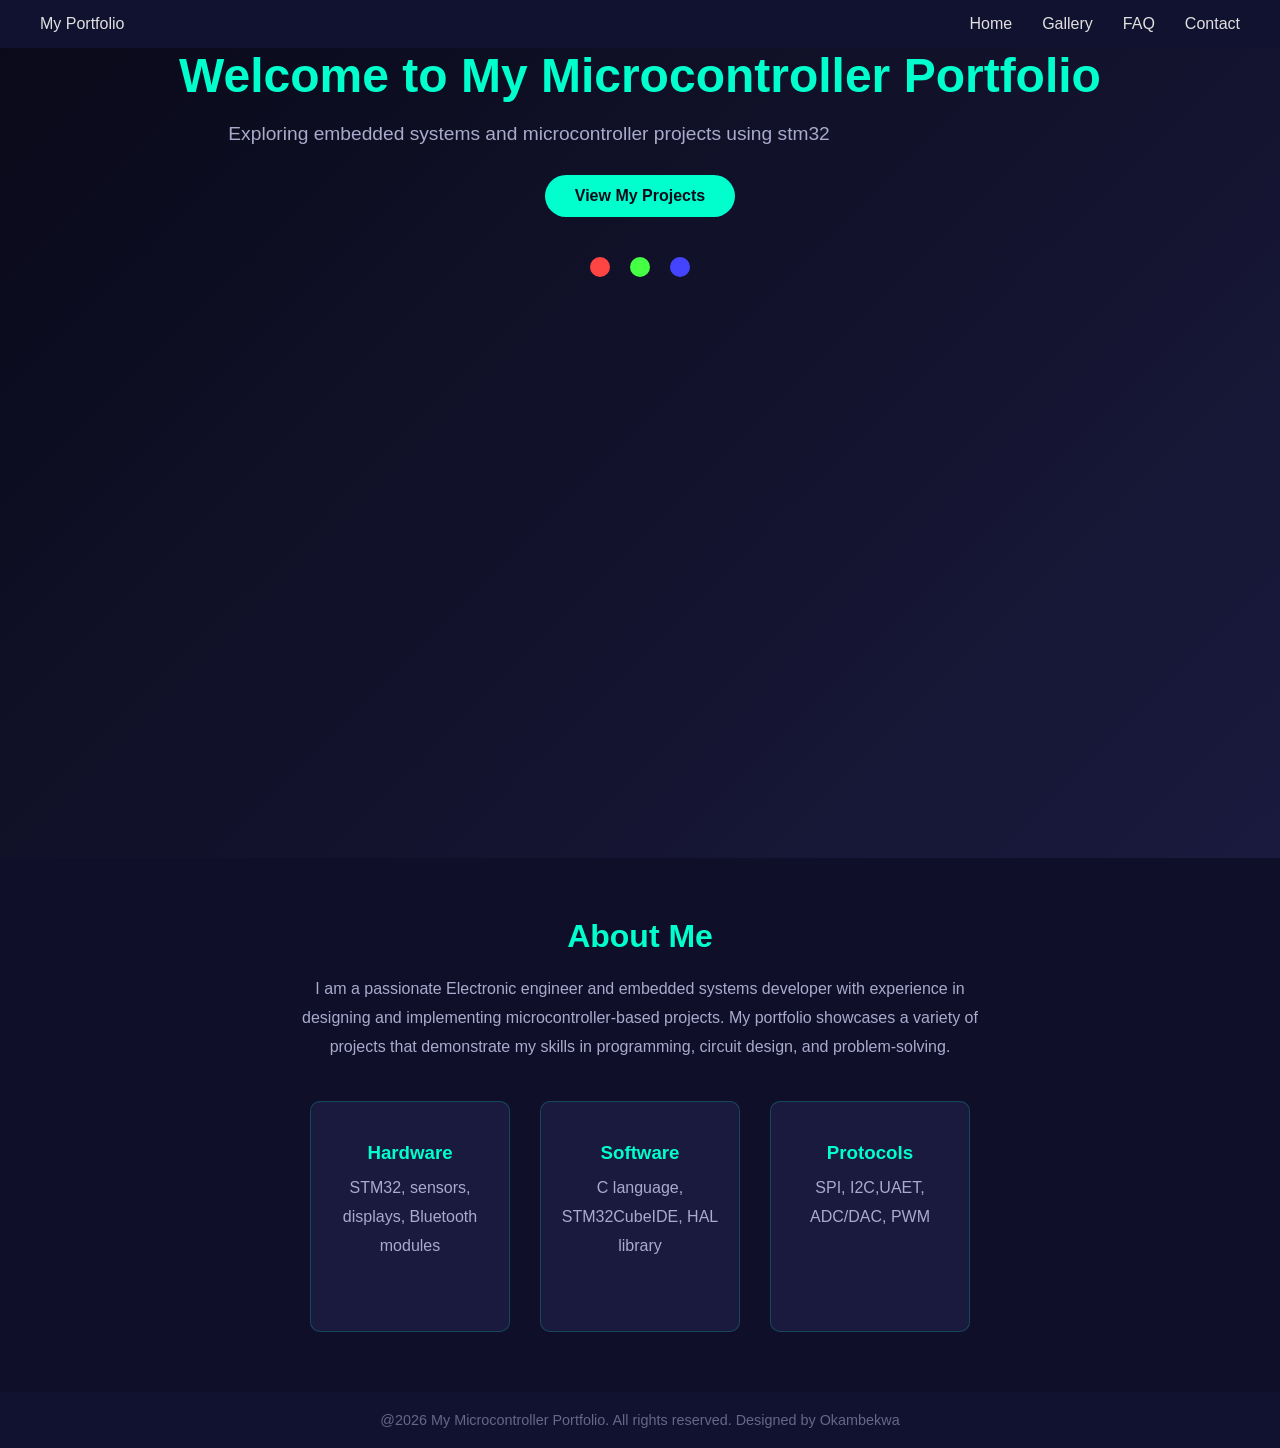
<file: index.html>
<!DOCTYPE html>
<html lang="en">

<head> 
    <meta charset="UTF-8">
    <!--Makes the site look good on mobile devices-->
    <meta name="viewport" content="width=device-width, initial-scale=1.0">
    <title>My Microcontroller Portfolio</title>
    <!-- link to external CSS file -->
    <link rel="stylesheet" href="css/styles.css">
</head>
<body>
    <!--Navigation Bar-->
    <nav class=" navbar">
        <div class="nav-logo"> My Portfolio</div>
       <ul class="nav-links">
        <li><a href="index.html">Home</a></li>
        <li><a href="gallery.html">Gallery</a></li>
        <li><a href="faq.html">FAQ</a></li>
        <li><a href="contact.html">Contact</a></li>
</ul>
    </nav>
       
    <!--Hero Section( Welcome area)-->
    <section class="hero">
        <div class ="hero-content">
            <!--this heading will animate when page load-->
            <h1 class="animate-title">Welcome to My Microcontroller Portfolio</h1>
            <p class="animate-subtitle">
             Exploring embedded systems and microcontroller projects using stm32 

            </p>
            <!-- Button that takes user to gallery page-->
            <a href="gallery.html" class="btn">View My Projects</a>
        </div>

        <!-- Animated LED icons for decoration-->
         <div class="led-container">
            <div class="led red"></div>
            <div class="led green"></div>
            <div class="led blue"></div>
         </div>
    </section>

    <!-- ABOUT SECTION-->
     <section class="about">
        <h2>About Me</h2>
        <p>
            I am a passionate Electronic engineer and embedded systems developer with experience in designing 
            and implementing microcontroller-based projects.
             My portfolio showcases a variety of projects that demonstrate my skills in programming, circuit design, and problem-solving.
        </p>

        <!-- Three skill highlights boxes-->
        <div class="skills-grid">
            <div class="skill-card">
                <span class="skill-icon"></span>
                <h3>Hardware</h3>
                <p>STM32, sensors, displays, Bluetooth modules</p>
            </div>
            <div class="skill-card">
                <span class="skill-icon"></span>
                <h3>Software</h3>
                <p>C language, STM32CubeIDE, HAL library</p>
                </div>
                <div class="skill-card">
                <span class="skill-icon"></span>
                <h3> Protocols</h3>
                <p>SPI, I2C,UAET, ADC/DAC, PWM</p>
                </div>
                </div>
            
     </section>

     <!-- Footer Section-->
      <footer>
        <p>
            @2026 My Microcontroller Portfolio. All rights reserved. Designed by Okambekwa </p>  
      </footer>
     
</body>
</html>
</file>
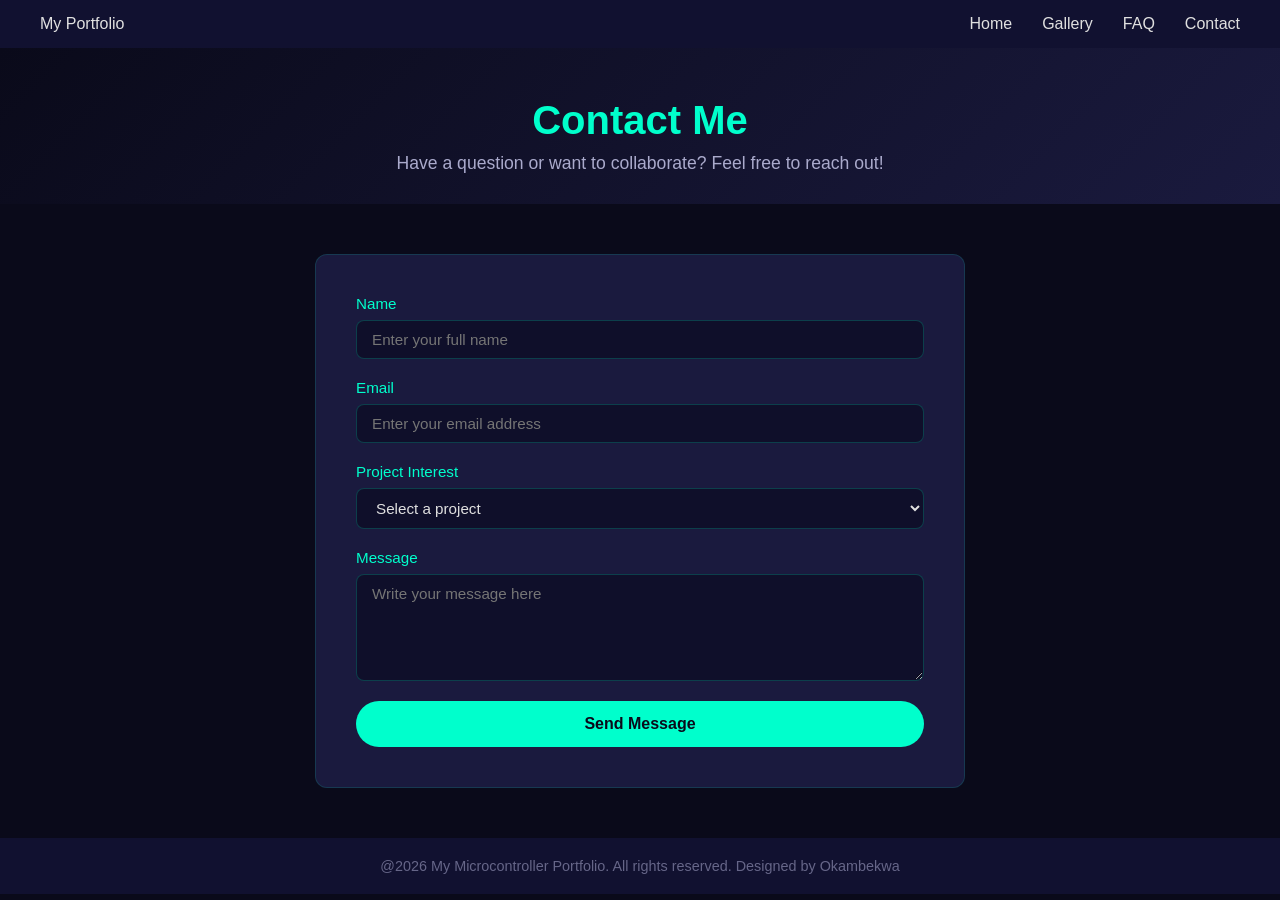
<file: contact.html>
<!DOCTYPE html>
<html lang="en">

<head> 
    <meta charset="UTF-8">
    <meta name="viewport" content="width=device-width, initial-scale=1.0">
    <title>Contact Me</title>
    <link rel="stylesheet" href="css/styles.css">
</head>

<body>
    <nav class="navbar">
        <div class="nav-logo">My Portfolio</div>
        <ul class="nav-links">
            <li><a href="index.html">Home</a></li>
            <li><a href="gallery.html">Gallery</a></li>
            <li><a href="faq.html">FAQ</a></li>
            <li><a href="contact.html">Contact</a></li>
        </ul>
    </nav>

    <section class="page-header">
        <h1>Contact Me</h1>
        <p>Have a question or want to collaborate? Feel free to reach out!</p>
    </section>

    <section class="contact-section">
        <div class="contact-form-wrapper">

            <form class="contact-form" action="https://formspree.io/f/mvzdnpnl" method="POST">

                <div class="form-group">
                    <label for="name">Name</label>
                    <input type="text" id="name" name="name" placeholder="Enter your full name">
                    <span class="error-message" id="name-error">Name is required</span>
                </div>

                <div class="form-group">
                    <label for="email">Email</label>
                    <input type="email" id="email" name="email" placeholder="Enter your email address">
                    <span class="error-message" id="email-error">Valid email is required</span>
                </div>

                <div class="form-group">
                    <label for="project">Project Interest</label>
                    <select id="project" name="project">
                        <option value="">Select a project</option>
                        <option value="project1">Gas Detection and Alarm System</option>
                        <option value="project2">OLED Signal Visualizer</option>
                        <option value="project3">Pushbutton LED and OLED Display</option>
                        <option value="general">General Inquiry</option>
                    </select>
                    <span class="error-message" id="project-error">Please select a project</span>
                </div>

                <div class="form-group">
                    <label for="message">Message</label>
                    <textarea id="message" name="message" rows="5" placeholder="Write your message here"></textarea>
                    <span class="error-message" id="message-error">Message is required</span>
                </div>

                <button type="submit" class="btn contact-btn">Send Message</button>

                <div class="success-message" id="success-message">
                    <p>Your message has been sent successfully. I will get back to you soon!</p>
                </div>

            </form>
        </div>
    </section>

    <footer>
        <p>@2026 My Microcontroller Portfolio. All rights reserved. Designed by Okambekwa</p>
    </footer>

    <script>
        document.querySelector('.contact-form').addEventListener('submit', function(event) {
            event.preventDefault();

            const name = document.getElementById('name').value.trim();
            const email = document.getElementById('email').value.trim();
            const project = document.getElementById('project').value;
            const message = document.getElementById('message').value.trim();

            document.querySelectorAll('.error-message').forEach(function(e) {
                e.classList.remove('show');
            });

            let valid = true;

            if (name === '') {
                document.getElementById('name-error').classList.add('show');
                valid = false;
            }

            if (email === '') {
                document.getElementById('email-error').classList.add('show');
                valid = false;
            }

            if (project === '') {
                document.getElementById('project-error').classList.add('show');
                valid = false;
            }

            if (message === '') {
                document.getElementById('message-error').classList.add('show');
                valid = false;
            }

            if (valid) {
                fetch('https://formspree.io/f/mvzdnpnl', {
                    method: 'POST',
                    headers: { 'Content-Type': 'application/json' },
                    body: JSON.stringify({ name, email, project, message })
                }).then(function(response) {
                    if (response.ok) {
                        document.getElementById('success-message').classList.add('show');
                        document.querySelector('.contact-form').reset();
                    }
                });
            }
        });
    </script>

</body>
</html>
</file>
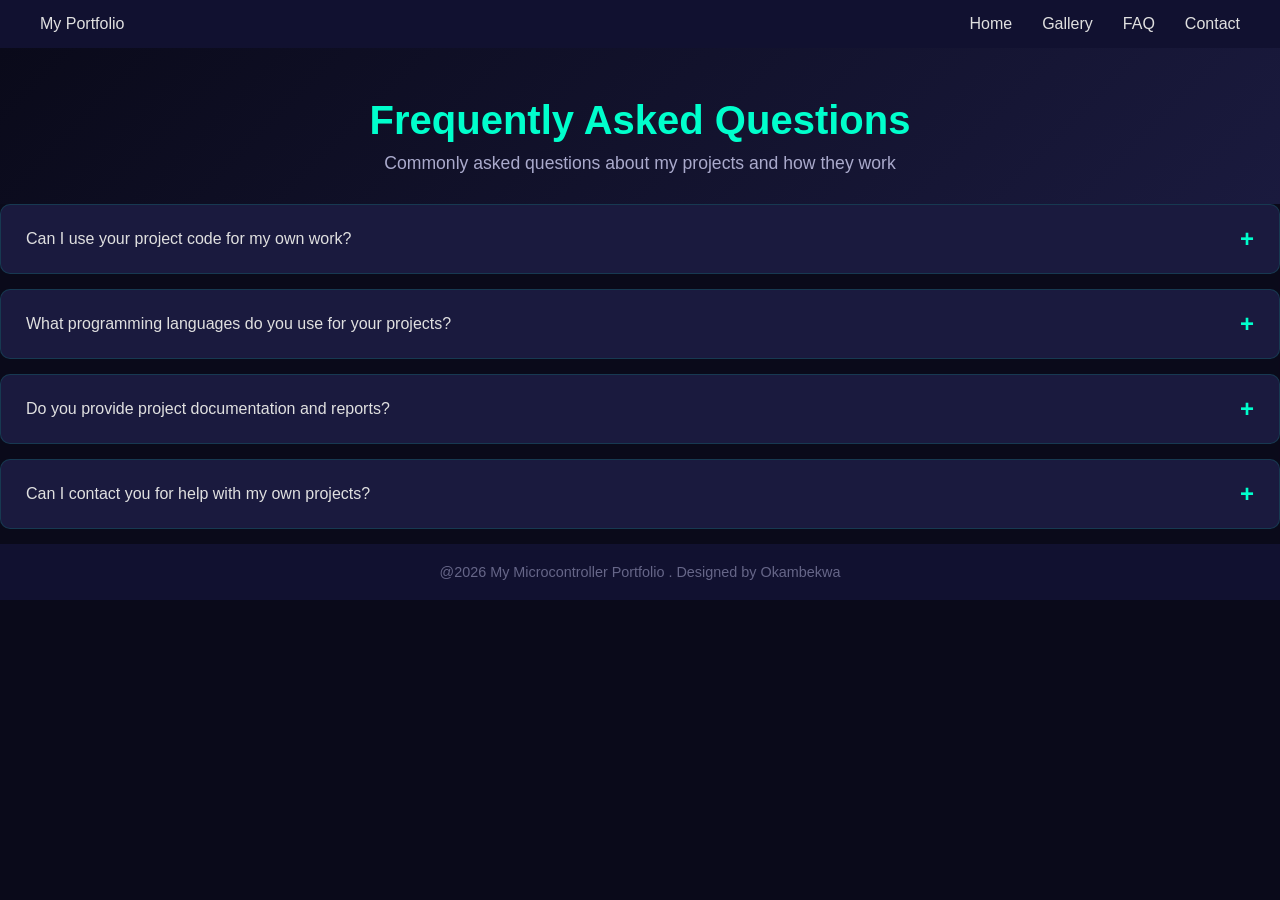
<file: faq.html>
<!DOCTYPE html>
<html lang="en">
<head>
    <meta charset="UTF-8">
    <meta name="viewport" content="width=device-width, initial-scale=1.0">
    <title>FAQ</title>
    <link rel="stylesheet" href="css/styles.css">
</head>
<body>

    <!-- NAVIGATION BAR -->
    <nav class="navbar">
        <div class="nav-logo">My Portfolio</div>
        <ul class="nav-links">
            <li><a href="index.html">Home</a></li>
            <li><a href="gallery.html">Gallery</a></li>
            <li><a href="faq.html">FAQ</a></li>
            <li><a href="contact.html">Contact</a></li>
        </ul>
    </nav>

    <!-- PAGE HEADER -->
    <section class="page-header">
        <h1>Frequently Asked Questions</h1>
        <p>Commonly asked  questions about my projects and how they work</p>
    </section>

    <!-- FAQ SECTION -->
    <section class="faq-section">

        <div class="faq-item">
            <button class="faq-question" onclick="toggleFAQ(this)">
                Can I use your project code for my own work?
                <span class="faq-icon">+</span>
            </button>
            <div class="faq-answer">
                <p>
                    Yes, you can use the code from my projects as a reference for your own work. However,
                    do not copy the code directly without understanding it. It's important to learn from 
                    the code and adapt it to your own needs rather than just copying it.
                </p>
            </div>
        </div>

        <div class="faq-item">
            <button class="faq-question" onclick="toggleFAQ(this)">
                What programming languages do you use for your projects?
                <span class="faq-icon">+</span>
            </button>
            <div class="faq-answer">
                <p>
                    All microcontroller projects were written in C language using the STM32 HAL library.
                </p>
            </div>
        </div>

        <div class="faq-item">
            <button class="faq-question" onclick="toggleFAQ(this)">
                Do you provide project documentation and reports?
                <span class="faq-icon">+</span>
            </button>
            <div class="faq-answer">
                <p>
                    Not really it depends on complexity of the project. I only upload documentation for
                    projects that are more complex and require detailed explanations. For simpler projects,
                    I may only provide the source code and a brief description.
                </p>
            </div>
        </div>

        <div class="faq-item">
            <button class="faq-question" onclick="toggleFAQ(this)">
                Can I contact you for help with my own projects?
                <span class="faq-icon">+</span>
            </button>
            <div class="faq-answer">
                <p>
                    Yes, you can contact me through the contact page on this website. 
                    I'm happy to help answer questions and provide guidance on microcontroller projects.
                </p>
            </div>
        </div>

    </section>

    <!--FOOTER-->
    <footer>
        <p>@2026 My Microcontroller Portfolio . Designed by Okambekwa</p>
    </footer>

    <!-- Javascript to handle FAQ toggling -->
    <script>
        function toggleFAQ(button){
            //Find the answer div right after the clicked button
            const answer = button.nextElementSibling;
            const icon = button.querySelector('.faq-icon');

            //Check if this answer is already open 
            const isOpen = answer.classList.contains('open');

            //Close all answers
            document.querySelectorAll('.faq-answer').forEach(function(a) {
                a.classList.remove('open');
            });

            document.querySelectorAll('.faq-icon').forEach(function(i){
                i.textContent = '+';
            });

            document.querySelectorAll('.faq-question').forEach(function(q){
                q.classList.remove('active');
            });

            //if it was closed open it
            if (!isOpen){
                answer.classList.add('open');
                icon.textContent = '-';
                button.classList.add('active');
            }
        }
    </script>

</body>
</html>
</file>
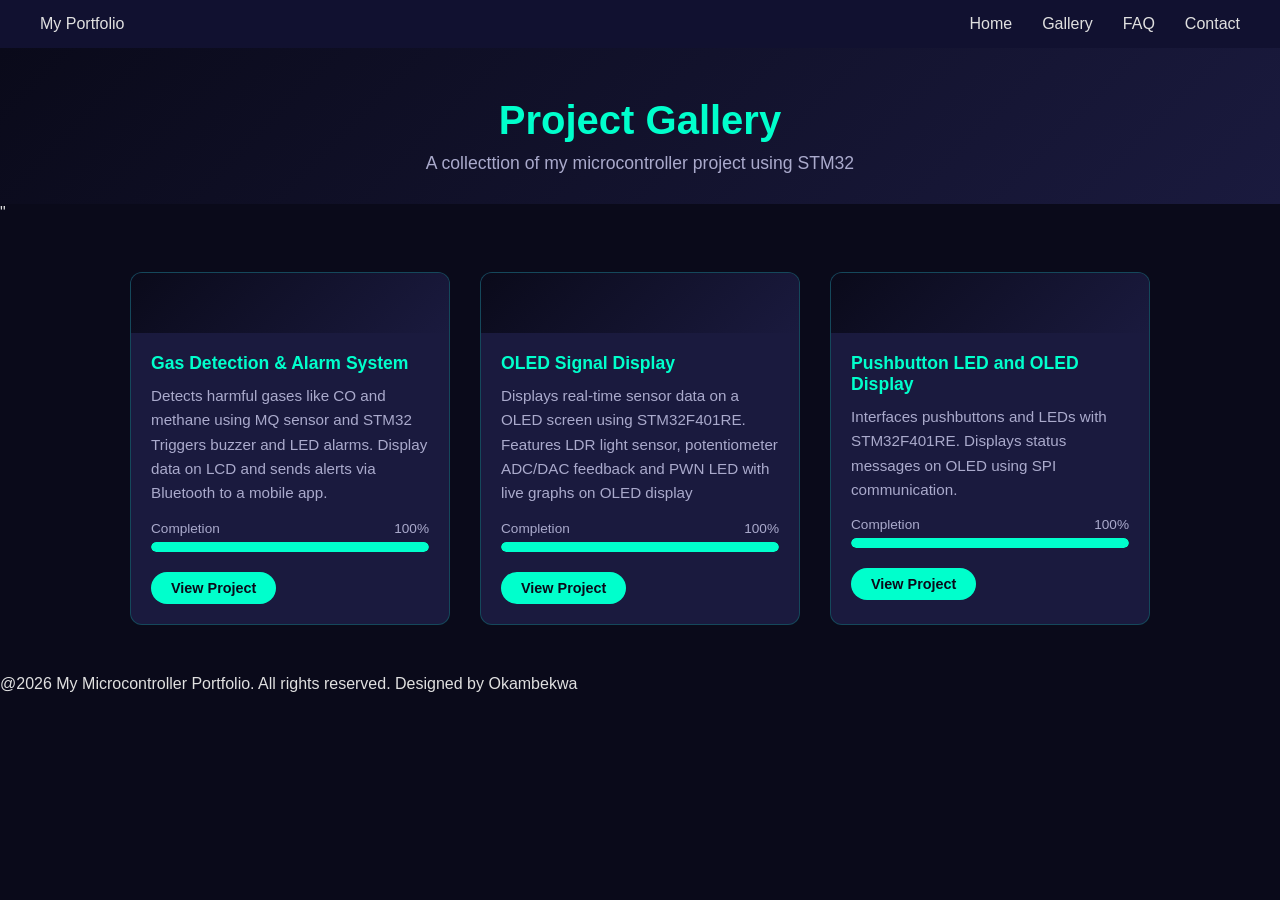
<file: gallery.html>
<!DOCTYPE html>
<html lang="en">

<head>
   <meta charset="UTF-8">
   <meta name="viewport" content="width=device-width, initial-scale=1.0">
   <title>Project Gallery </title>
   <link rel="stylesheet" href="css/styles.css">

</head>

<body>
    <!-- Navigation Bar-->
     <nav class="navbar">
        <div class="nav-logo"> My Portfolio</div>
       <ul class="nav-links">
        <li><a href="index.html">Home</a></li>
        <li><a href="gallery.html">Gallery</a></li>
        <li><a href="faq.html">FAQ</a></li>
        <li><a href="contact.html">Contact</a></li>
      </ul>
     </nav>

       <!-- Page Header-->
        <section class="page-header">
            <h1>Project Gallery</h1>
            <p> A collecttion of my microcontroller project using STM32</p>

        </section>"

        <!-- Project cards grid-->
         <section class="gallery">


            <!-- Card 1 -Gas Detection System -->
             <div class="project-card">
                <div class="card-image">
                    <span class="card-icon"></span>
                </div>
                <div class="card-body">
                    <h3> Gas Detection & Alarm System</h3>
                    <p>
                        Detects harmful gases like CO and methane using MQ sensor and STM32
                        Triggers buzzer and LED alarms. Display data on LCD and sends alerts
                        via Bluetooth to a mobile app.
                    </p>
                  <div class="progress-label">
                    <span>Completion</span>
                    <span>100%</span> 
                  </div>
               <!--Progress bar animates to 100% on page load -->
               <div class="progress-bar">
               <div class="progress-fill" style="--target-width: 100%;"></div>"
               </div>
               <a href="project1.html" class="btn">View Project </a>
               </div>
               </div>

               <!-- Card 2 - OLED signal display -->
                <div class="project-card">
                <div class="card-image">
                <span class="card-icon"></span>
                </div>
                <div class="card-body">
                    <h3> OLED Signal Display</h3>
                    <p>
                        Displays real-time sensor data on a OLED screen using STM32F401RE.
                        Features LDR light sensor, potentiometer ADC/DAC feedback and PWN 
                        LED with live graphs on OLED display
                    </p>
                  <div class="progress-label">
                    <span>Completion</span>
                    <span>100%</span> 
                  </div>
                  <div class="progress-bar">
                  <div class="progress-fill" style="--target-width: 100%;"></div>
                  </div>
                  <a href="project2.html" class="btn">View Project </a>
                </div>

            </div>

            <!-- Card 3 - Pushbutton LED OLED-->
             <div class="project-card">
                <div class="card-image">
                    <span class ="card-icon"></span>
                    </div>
                    <div class="card-body">
                        <h3> Pushbutton LED and OLED Display</h3>
                        <p>
                            Interfaces pushbuttons and LEDs with STM32F401RE.
                            Displays status messages on OLED using SPI communication.
                        </p>
                        <div class="progress-label">
                            <span >Completion</span>
                            <span>100%</span>
                        </div>
                        <div class="progress-bar">
                            <div class="progress-fill" style="--target-width: 100%;"></div>
                        </div>
                        <a href="project3.html" class="btn">View Project </a>
                    </div>
                </div>
         </section>
           
         <!-- Footer Section-->
          <p>         
            @2026 My Microcontroller Portfolio. All rights reserved. Designed by Okambekwa </p>
        </footer>
</body>
</html>
</file>
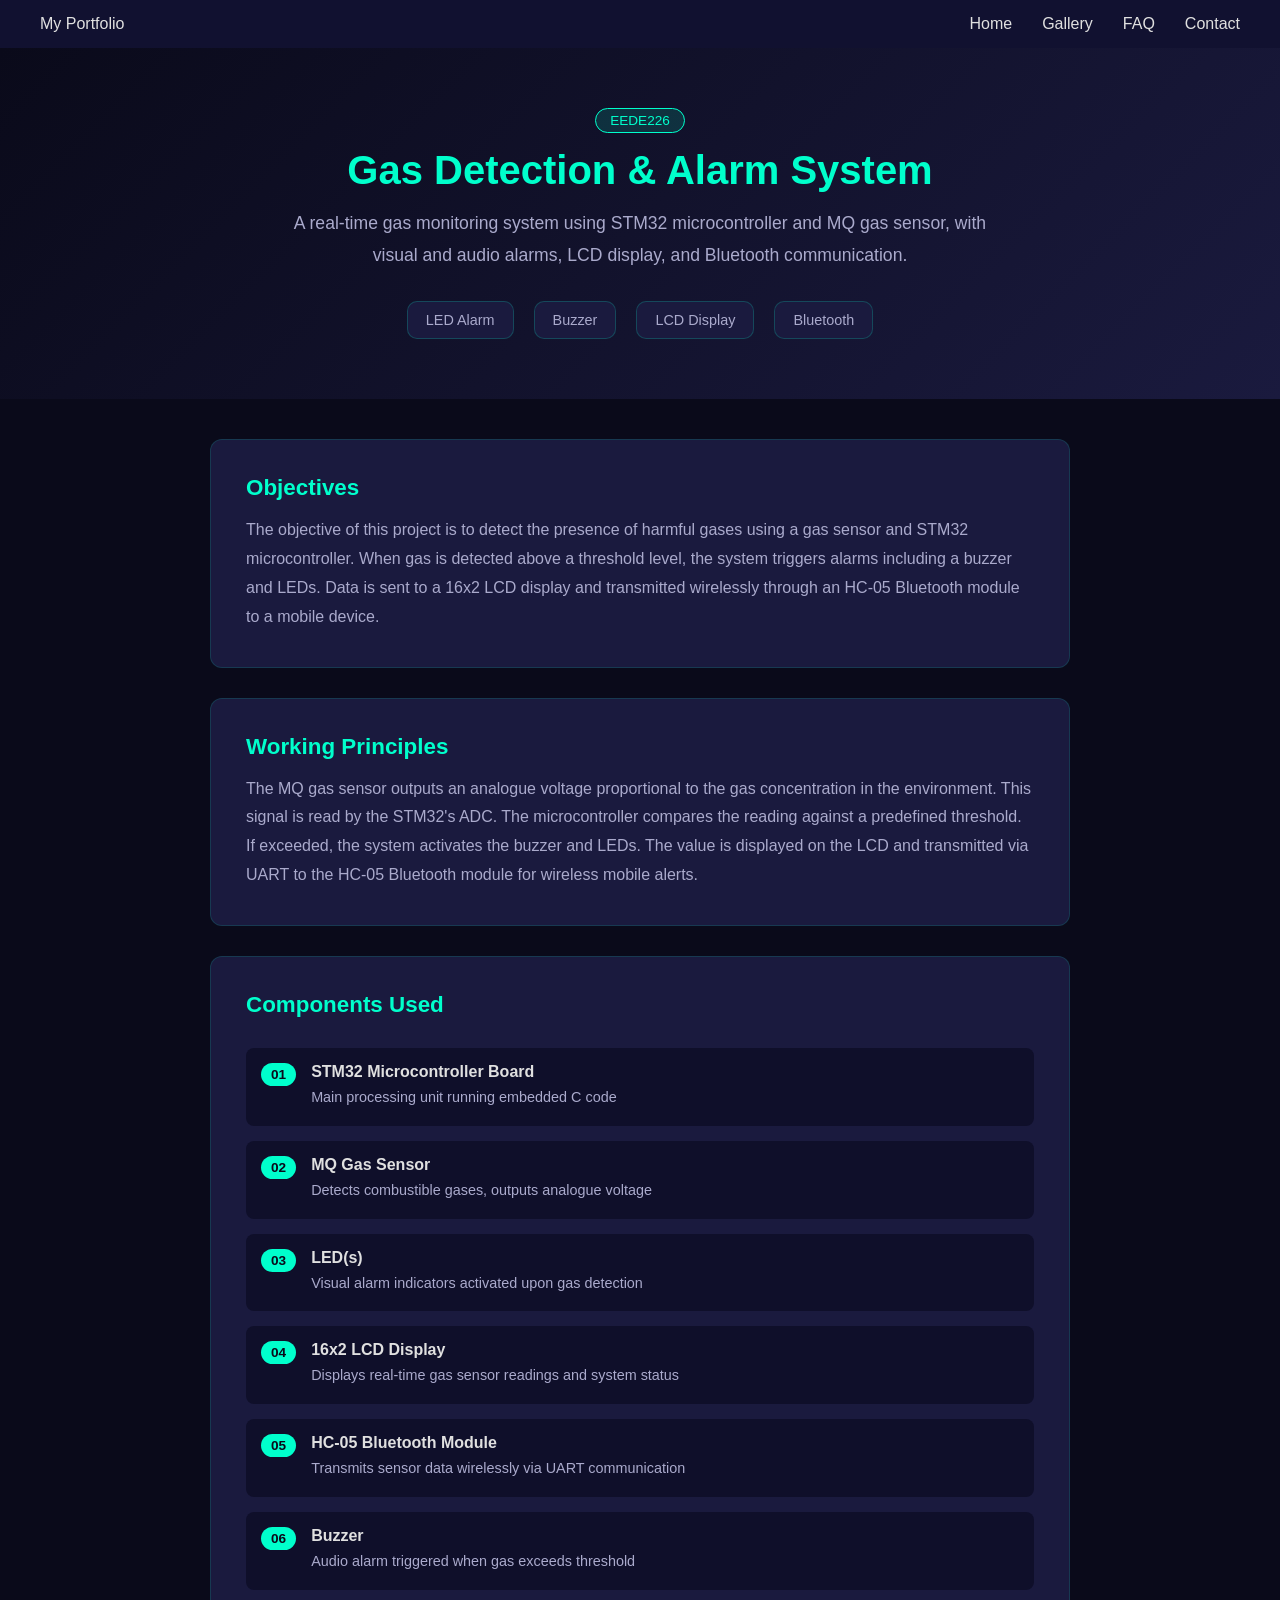
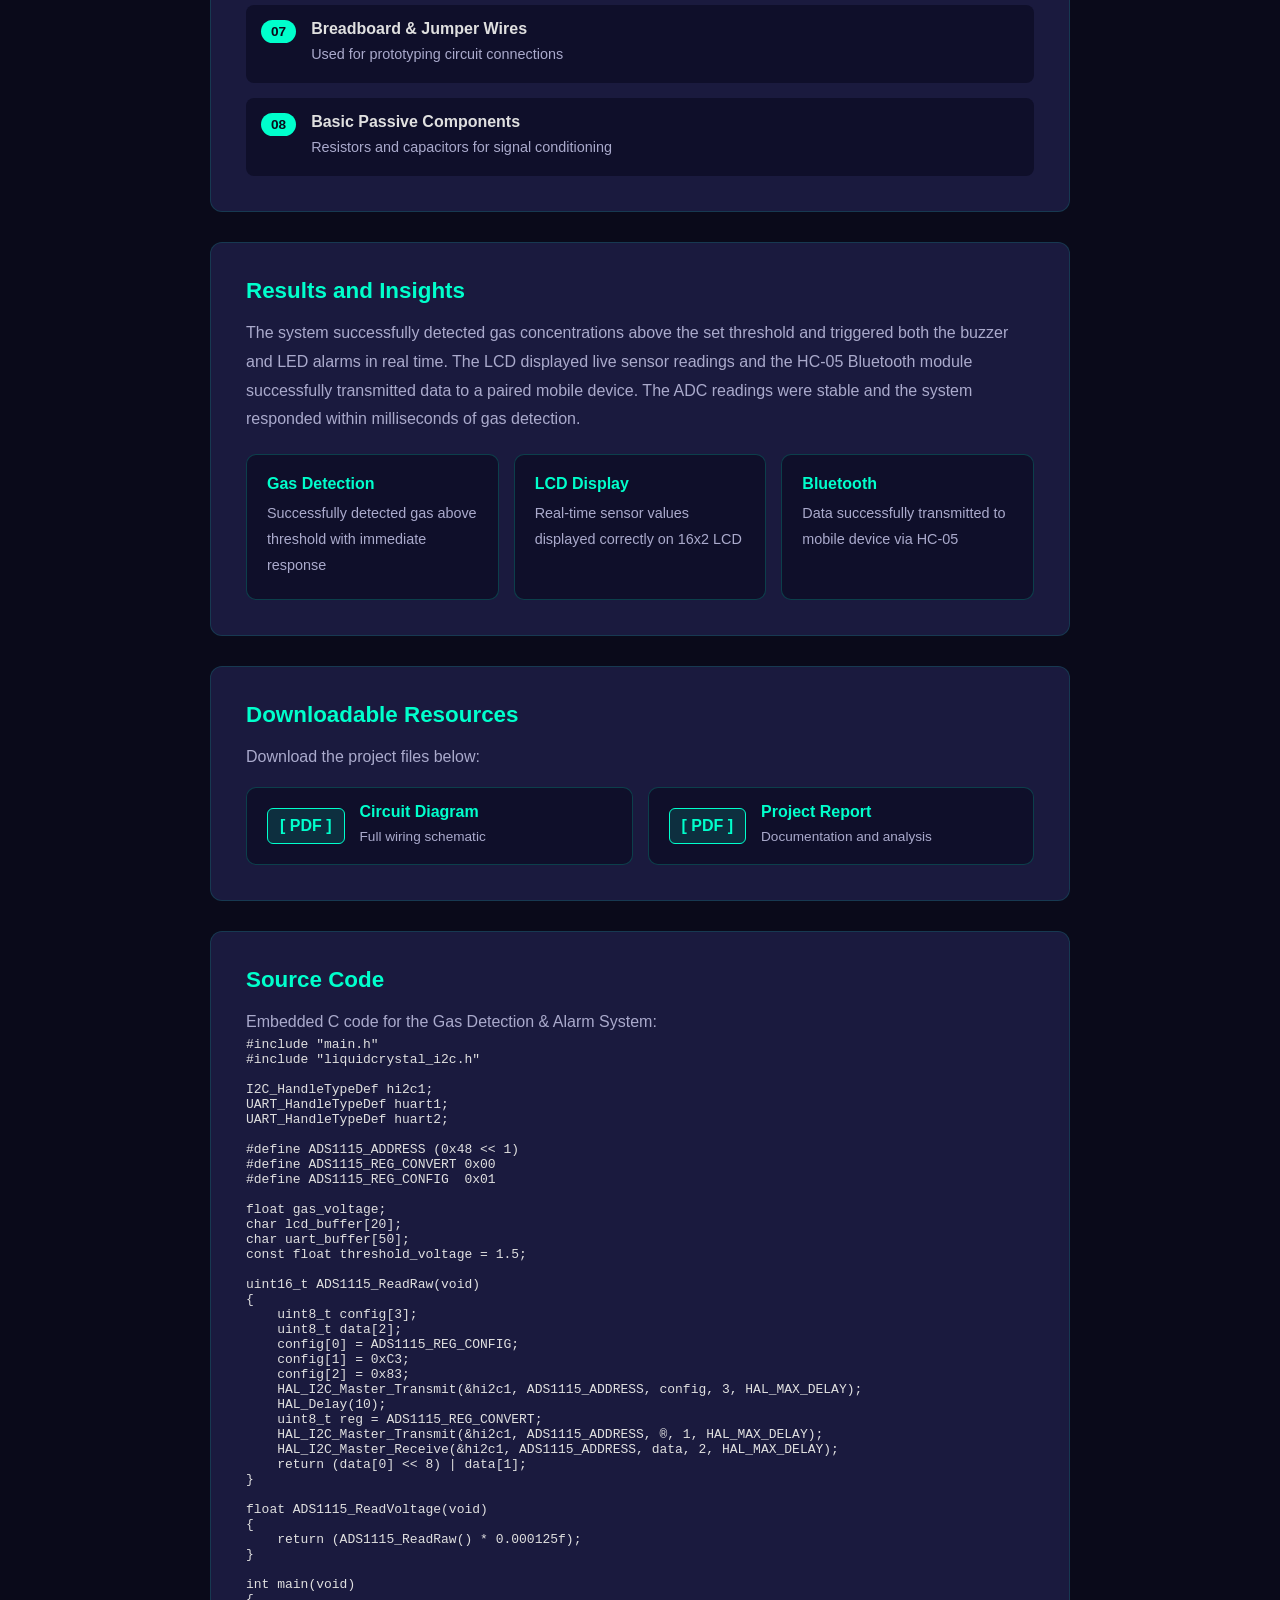
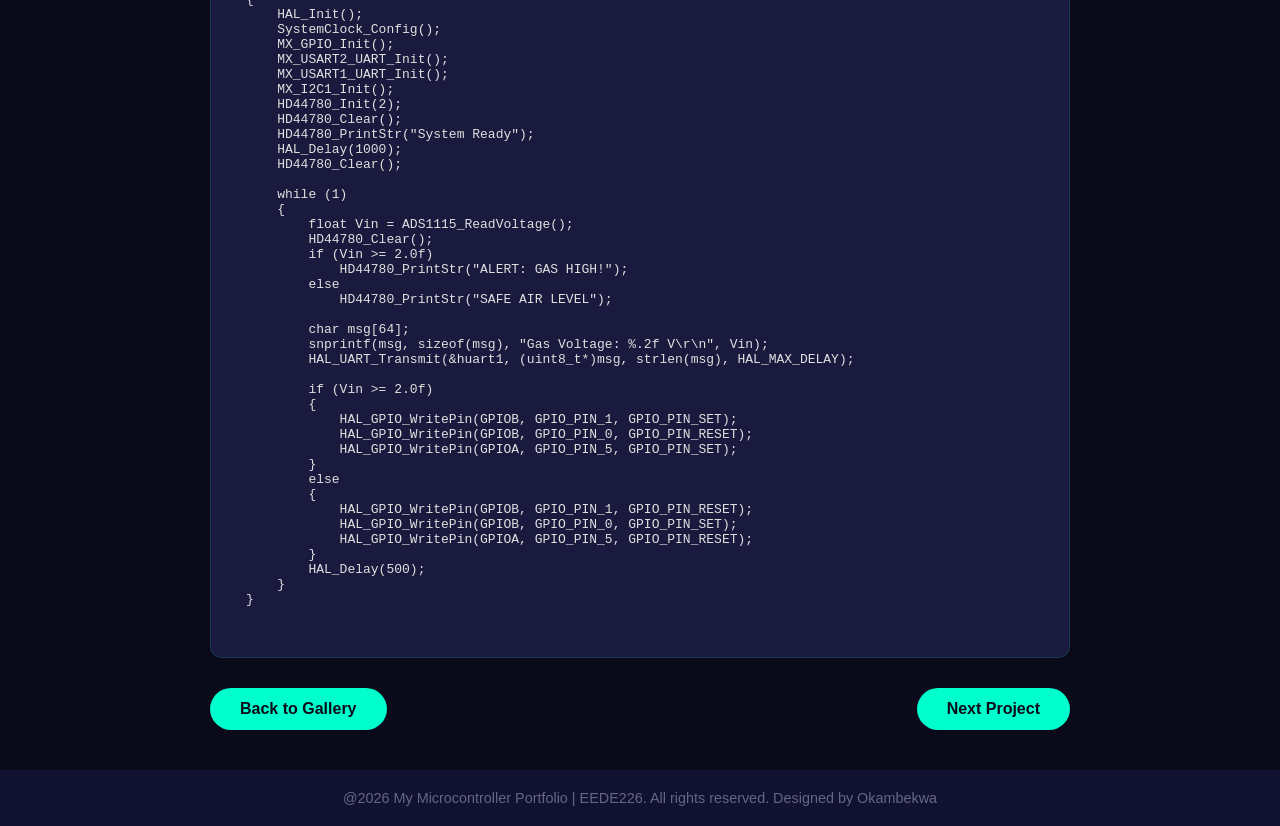
<file: project1.html>
<!DOCTYPE html>
<html lang="en">

<head>
  <meta charset="UTF-8">
  <meta name="viewport" content="width=device-width, initial-scale=1.0">
  <title>Gas Detection & Alarm System</title>
  <link rel="stylesheet" href="css/styles.css">
</head>

<body>

  <!-- NAVIGATION BAR -->
  <nav class="navbar">
    <div class="nav-logo">My Portfolio</div>
    <ul class="nav-links">
      <li><a href="index.html">Home</a></li>
      <li><a href="gallery.html">Gallery</a></li>
      <li><a href="faq.html">FAQ</a></li>
      <li><a href="contact.html">Contact</a></li>
    </ul>
  </nav>

  <!-- PROJECT HEADER -->
  <section class="project-header">
    <div class="project-header-content">
      <span class="project-tag">EEDE226</span>
      <h1>Gas Detection & Alarm System</h1>
      <p>
        A real-time gas monitoring system using STM32 microcontroller
        and MQ gas sensor, with visual and audio alarms, LCD display,
        and Bluetooth communication.
      </p>
      <div class="component-icons">
        <div class="comp-icon"><span>LED Alarm</span></div>
        <div class="comp-icon"><span>Buzzer</span></div>
        <div class="comp-icon"><span>LCD Display</span></div>
        <div class="comp-icon"><span>Bluetooth</span></div>
      </div>
    </div>
  </section>

  <!-- MAIN PROJECT CONTENT -->
  <main class="project-content">

    <!-- OBJECTIVES -->
    <section class="content-section">
      <h2>Objectives</h2>
      <p>
        The objective of this project is to detect the presence of harmful
        gases using a gas sensor and STM32 microcontroller. When gas is
        detected above a threshold level, the system triggers alarms including
        a buzzer and LEDs. Data is sent to a 16x2 LCD display and transmitted
        wirelessly through an HC-05 Bluetooth module to a mobile device.
      </p>
    </section>

    <!-- WORKING PRINCIPLES -->
    <section class="content-section">
      <h2>Working Principles</h2>
      <p>
        The MQ gas sensor outputs an analogue voltage proportional to the
        gas concentration in the environment. This signal is read by the
        STM32's ADC. The microcontroller compares the reading against a
        predefined threshold. If exceeded, the system activates the buzzer
        and LEDs. The value is displayed on the LCD and transmitted via
        UART to the HC-05 Bluetooth module for wireless mobile alerts.
      </p>
    </section>

    <!-- COMPONENTS -->
    <section class="content-section">
      <h2>Components Used</h2>
      <div class="components-grid">

        <div class="component-item">
          <span class="comp-number">01</span>
          <div>
            <h4>STM32 Microcontroller Board</h4>
            <p>Main processing unit running embedded C code</p>
          </div>
        </div>

        <div class="component-item">
          <span class="comp-number">02</span>
          <div>
            <h4>MQ Gas Sensor</h4>
            <p>Detects combustible gases, outputs analogue voltage</p>
          </div>
        </div>

        <div class="component-item">
          <span class="comp-number">03</span>
          <div>
            <h4>LED(s)</h4>
            <p>Visual alarm indicators activated upon gas detection</p>
          </div>
        </div>

        <div class="component-item">
          <span class="comp-number">04</span>
          <div>
            <h4>16x2 LCD Display</h4>
            <p>Displays real-time gas sensor readings and system status</p>
          </div>
        </div>

        <div class="component-item">
          <span class="comp-number">05</span>
          <div>
            <h4>HC-05 Bluetooth Module</h4>
            <p>Transmits sensor data wirelessly via UART communication</p>
          </div>
        </div>

        <div class="component-item">
          <span class="comp-number">06</span>
          <div>
            <h4>Buzzer</h4>
            <p>Audio alarm triggered when gas exceeds threshold</p>
          </div>
        </div>

        <div class="component-item">
          <span class="comp-number">07</span>
          <div>
            <h4>Breadboard & Jumper Wires</h4>
            <p>Used for prototyping circuit connections</p>
          </div>
        </div>

        <div class="component-item">
          <span class="comp-number">08</span>
          <div>
            <h4>Basic Passive Components</h4>
            <p>Resistors and capacitors for signal conditioning</p>
          </div>
        </div>

      </div>
    </section>

    <!-- RESULTS -->
    <section class="content-section">
      <h2>Results and Insights</h2>
      <p>
        The system successfully detected gas concentrations above the set
        threshold and triggered both the buzzer and LED alarms in real time.
        The LCD displayed live sensor readings and the HC-05 Bluetooth module
        successfully transmitted data to a paired mobile device. The ADC
        readings were stable and the system responded within milliseconds
        of gas detection.
      </p>
      <div class="results-grid">
        <div class="result-card">
          <h3>Gas Detection</h3>
          <p>Successfully detected gas above threshold with immediate response</p>
        </div>
        <div class="result-card">
          <h3>LCD Display</h3>
          <p>Real-time sensor values displayed correctly on 16x2 LCD</p>
        </div>
        <div class="result-card">
          <h3>Bluetooth</h3>
          <p>Data successfully transmitted to mobile device via HC-05</p>
        </div>
      </div>
    </section>

    <!-- DOWNLOADS -->
<section class="content-section">
    <h2>Downloadable Resources</h2>
    <p>Download the project files below:</p>
    <div class="downloads-grid">

        <a href="downloads/project1_circuit.pdf" class="download-card" target="_blank">
            <span class="download-icon">[ PDF ]</span>
            <div>
                <h4>Circuit Diagram</h4>
                <p>Full wiring schematic</p>
            </div>
        </a>

        <a href="downloads/project1_report.pdf" class="download-card" target="_blank">
            <span class="download-icon">[ PDF ]</span>
            <div>
                <h4>Project Report</h4>
                <p>Documentation and analysis</p>
            </div>
        </a>

    </div>
</section>

<!-- SOURCE CODE -->
<section class="content-section">
    <h2>Source Code</h2>
    <p>Embedded C code for the Gas Detection & Alarm System:</p>
    <div class="code-block">
        <pre>
#include "main.h"
#include "liquidcrystal_i2c.h"

I2C_HandleTypeDef hi2c1;
UART_HandleTypeDef huart1;
UART_HandleTypeDef huart2;

#define ADS1115_ADDRESS (0x48 << 1)
#define ADS1115_REG_CONVERT 0x00
#define ADS1115_REG_CONFIG  0x01

float gas_voltage;
char lcd_buffer[20];
char uart_buffer[50];
const float threshold_voltage = 1.5;

uint16_t ADS1115_ReadRaw(void)
{
    uint8_t config[3];
    uint8_t data[2];
    config[0] = ADS1115_REG_CONFIG;
    config[1] = 0xC3;
    config[2] = 0x83;
    HAL_I2C_Master_Transmit(&hi2c1, ADS1115_ADDRESS, config, 3, HAL_MAX_DELAY);
    HAL_Delay(10);
    uint8_t reg = ADS1115_REG_CONVERT;
    HAL_I2C_Master_Transmit(&hi2c1, ADS1115_ADDRESS, &reg, 1, HAL_MAX_DELAY);
    HAL_I2C_Master_Receive(&hi2c1, ADS1115_ADDRESS, data, 2, HAL_MAX_DELAY);
    return (data[0] << 8) | data[1];
}

float ADS1115_ReadVoltage(void)
{
    return (ADS1115_ReadRaw() * 0.000125f);
}

int main(void)
{
    HAL_Init();
    SystemClock_Config();
    MX_GPIO_Init();
    MX_USART2_UART_Init();
    MX_USART1_UART_Init();
    MX_I2C1_Init();
    HD44780_Init(2);
    HD44780_Clear();
    HD44780_PrintStr("System Ready");
    HAL_Delay(1000);
    HD44780_Clear();

    while (1)
    {
        float Vin = ADS1115_ReadVoltage();
        HD44780_Clear();
        if (Vin >= 2.0f)
            HD44780_PrintStr("ALERT: GAS HIGH!");
        else
            HD44780_PrintStr("SAFE AIR LEVEL");

        char msg[64];
        snprintf(msg, sizeof(msg), "Gas Voltage: %.2f V\r\n", Vin);
        HAL_UART_Transmit(&huart1, (uint8_t*)msg, strlen(msg), HAL_MAX_DELAY);

        if (Vin >= 2.0f)
        {
            HAL_GPIO_WritePin(GPIOB, GPIO_PIN_1, GPIO_PIN_SET);
            HAL_GPIO_WritePin(GPIOB, GPIO_PIN_0, GPIO_PIN_RESET);
            HAL_GPIO_WritePin(GPIOA, GPIO_PIN_5, GPIO_PIN_SET);
        }
        else
        {
            HAL_GPIO_WritePin(GPIOB, GPIO_PIN_1, GPIO_PIN_RESET);
            HAL_GPIO_WritePin(GPIOB, GPIO_PIN_0, GPIO_PIN_SET);
            HAL_GPIO_WritePin(GPIOA, GPIO_PIN_5, GPIO_PIN_RESET);
        }
        HAL_Delay(500);
    }
}
        </pre>
    </div>
</section>
</div>

      </div>
    </section>

    <!-- NAVIGATION BUTTONS -->
    <div class="project-nav">
      <a href="gallery.html" class="btn">Back to Gallery</a>
      <a href="project2.html" class="btn">Next Project</a>
    </div>

  </main>

  <!-- FOOTER -->
  <footer>
    <p>  @2026 My Microcontroller Portfolio | EEDE226. All rights reserved. Designed by Okambekwa</p>
  </footer>

</body>
</html>
</file>
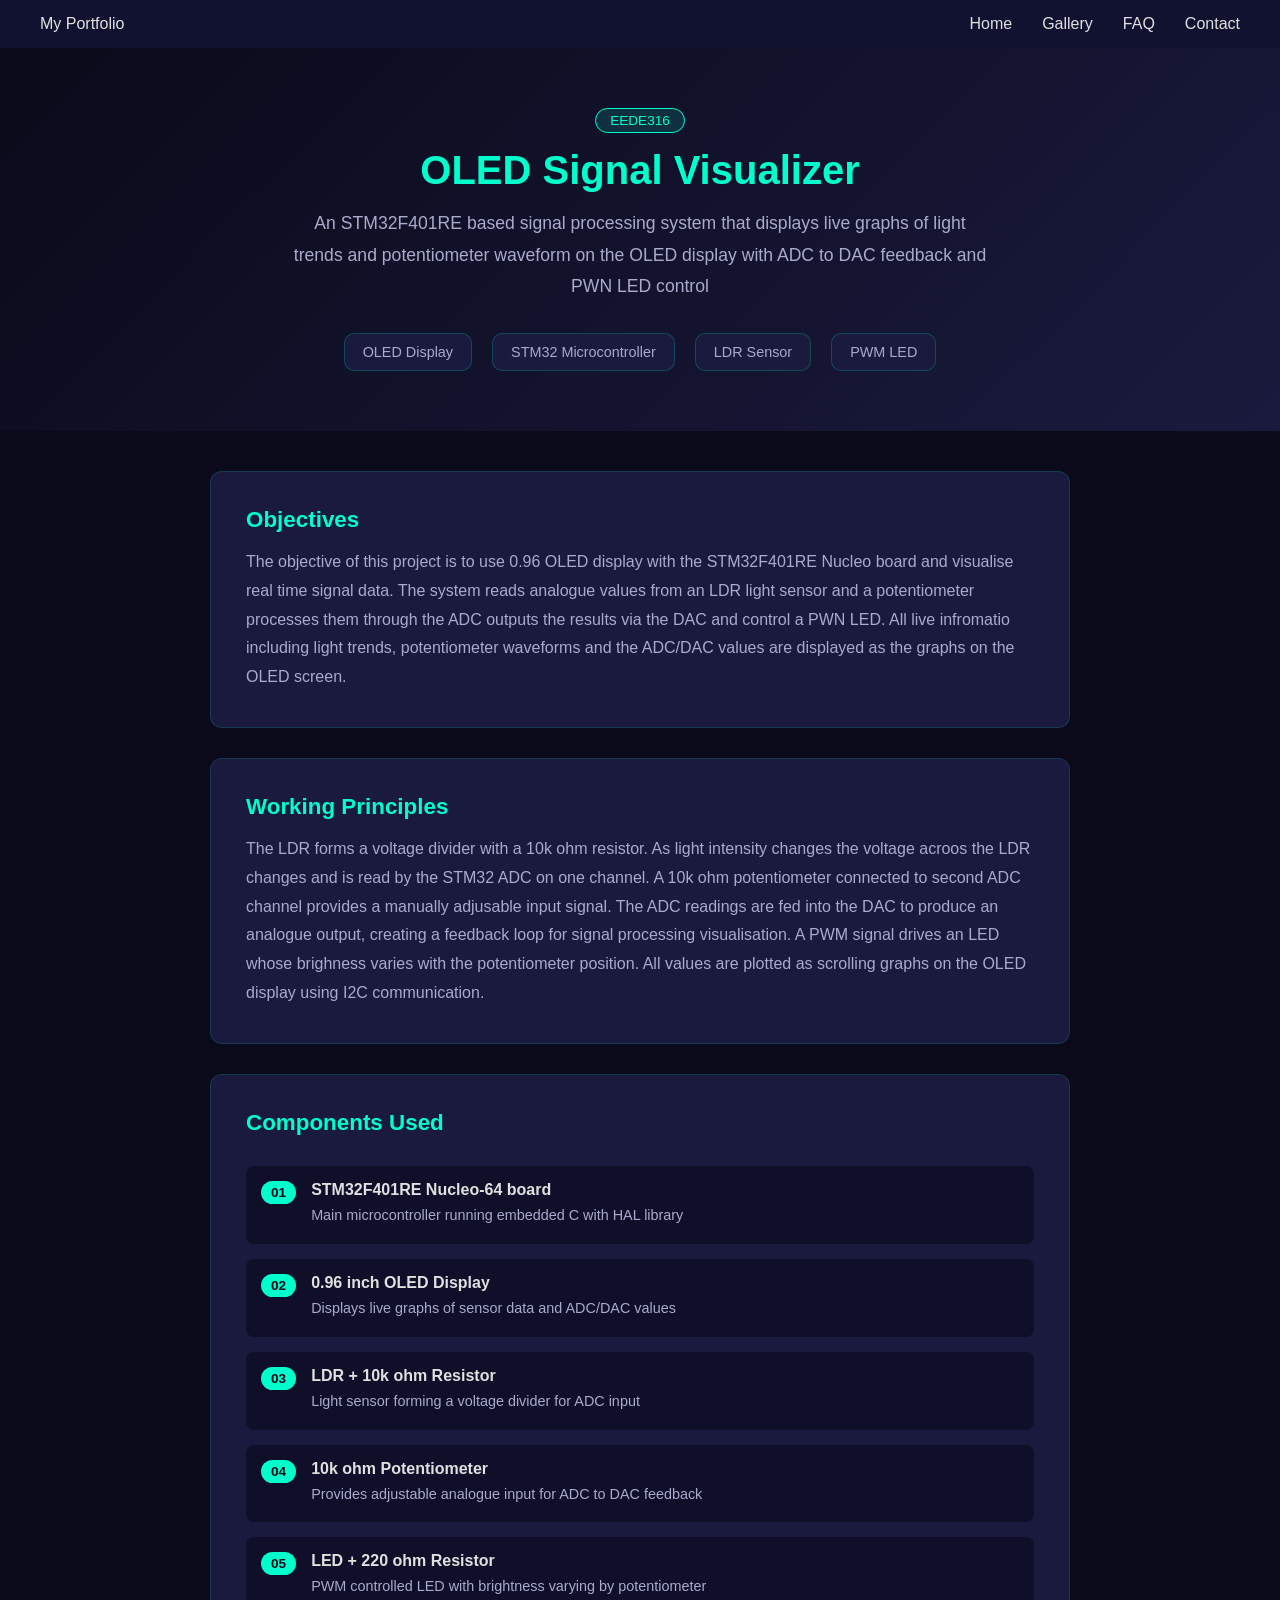
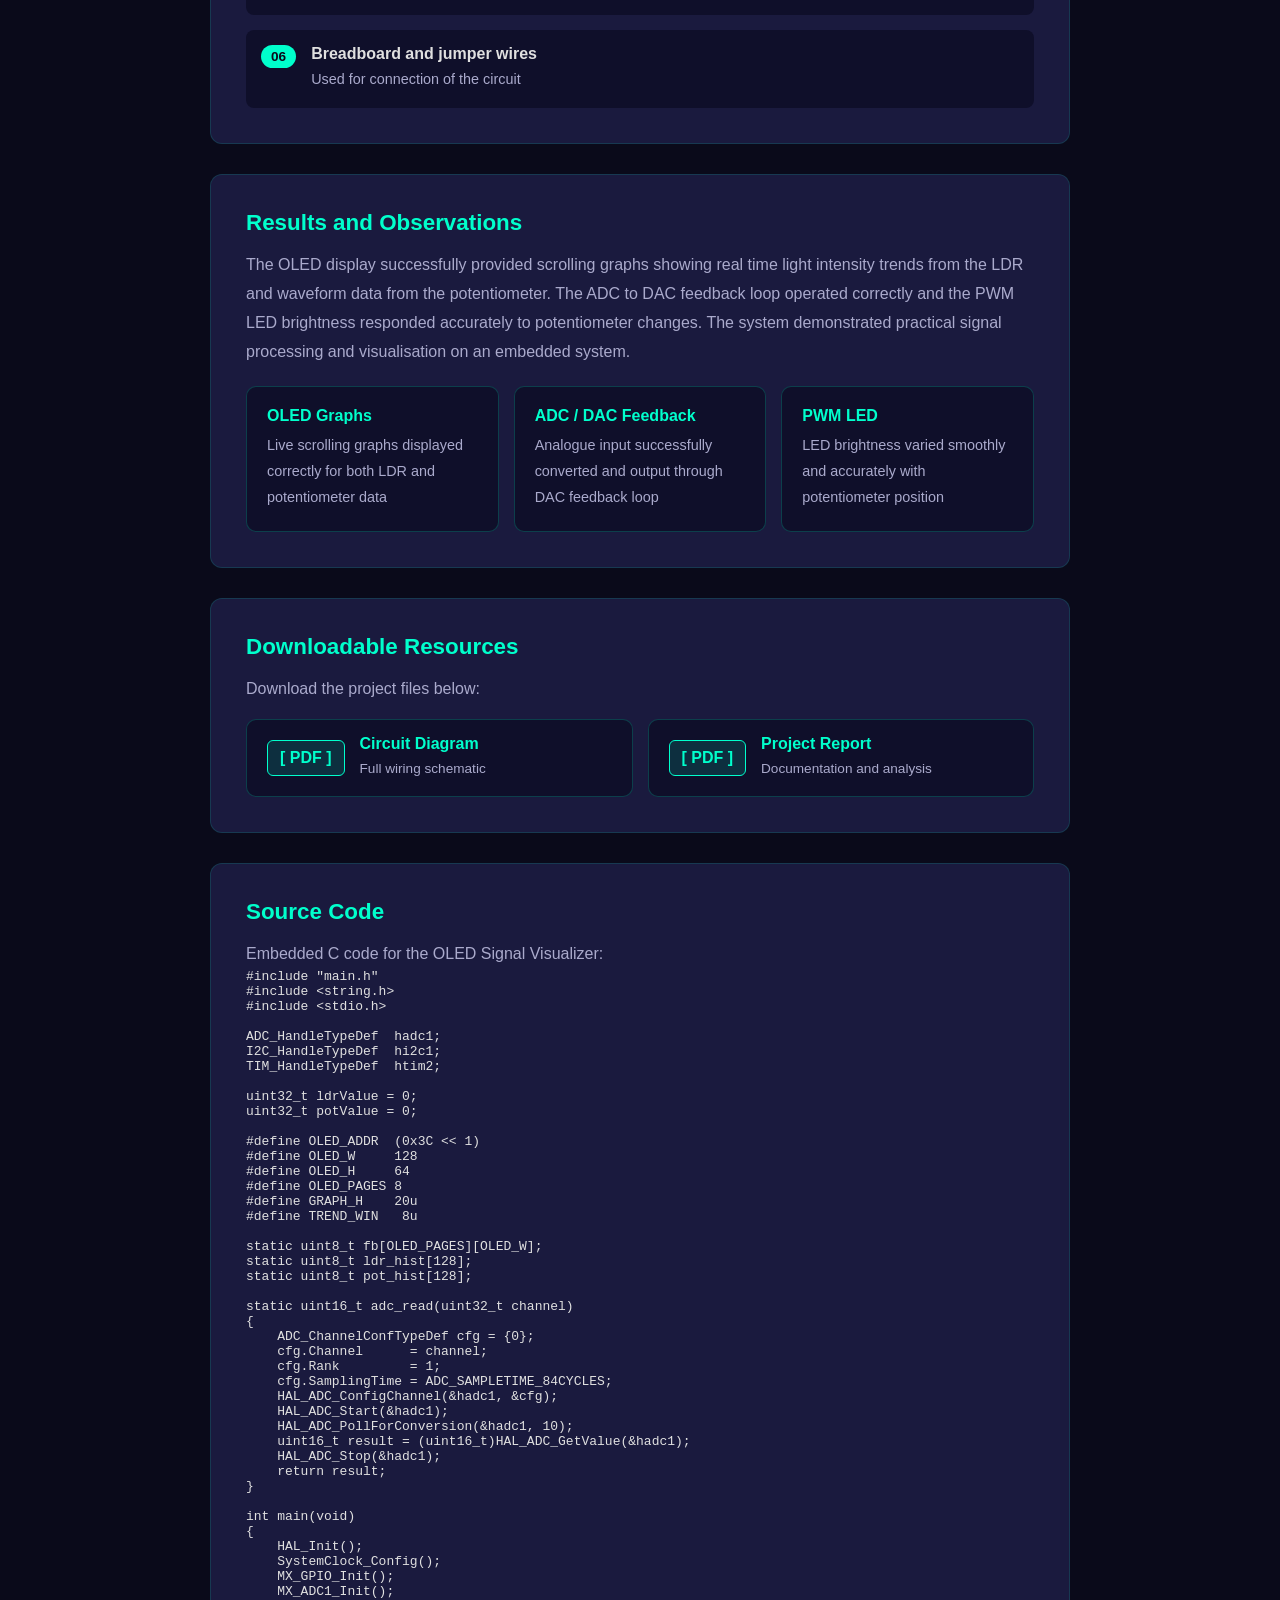
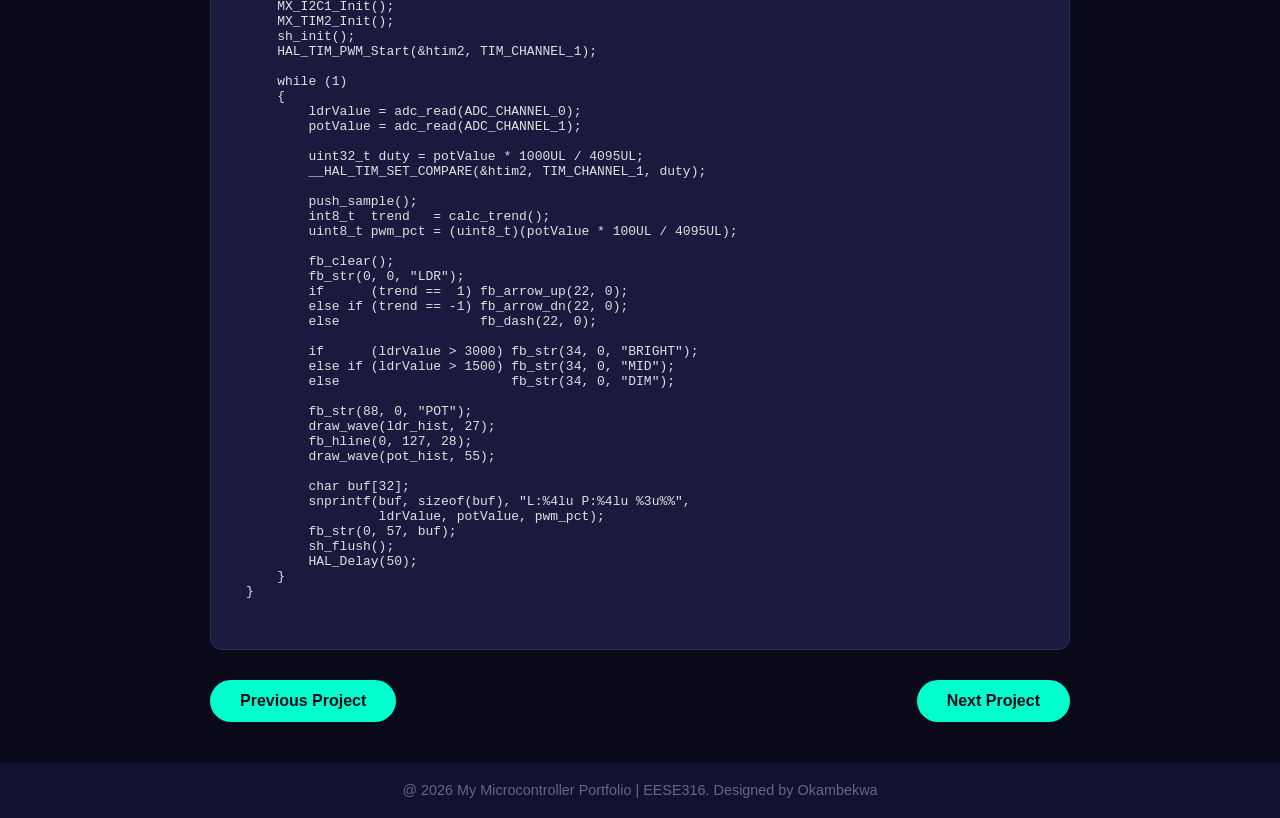
<file: project2.html>
<!DOCTYPE html> 
<html lang="en">

<head>
    <meta charset="UTF-8">
    <meta name="viewport" content="width=device-width, initial-scale=1.0">
    <title>OLED Signal Visualizer</title>
    <link rel="stylesheet" href="css/styles.css">
</head>

<body>
    <!-- NAVIGATION BAR -->
    <nav class="navbar">
        <div class="nav-logo">My Portfolio</div>
        <ul class="nav-links">
            <li><a href="index.html">Home</a></li>
            <li><a href="gallery.html">Gallery</a></li>
            <li><a href="faq.html">FAQ</a></li>
            <li><a href="contact.html">Contact</a></li>
        </ul>
    </nav>

    <!-- PROJECT HEADER -->
    <section class="project-header">
        <div class="project-header-content">
            <span class="project-tag">EEDE316</span>
            <h1>OLED Signal Visualizer</h1>
            <p>
                An STM32F401RE based signal processing system that displays live graphs
                of light trends and potentiometer waveform on the OLED display with ADC 
                to DAC feedback and PWN LED control
            </p>
            <div class="component-icons">
                <div class="comp-icon"><span>OLED Display</span></div>
                <div class="comp-icon"><span>STM32 Microcontroller</span></div>
                <div class="comp-icon"><span>LDR Sensor</span></div>
                <div class="comp-icon"><span>PWM LED</span></div>
            </div>
        </div>
    </section>

    <!-- MAIN PROJECT CONTENT -->
    <main class="project-content">

        <!-- OBJECTIVES -->
        <section class="content-section">
            <h2>Objectives</h2>
            <p>
                The objective of this project is to use 0.96 OLED display with the STM32F401RE Nucleo board
                and visualise real time signal data. The system reads analogue values from an LDR light sensor 
                and a potentiometer processes them through the ADC outputs the results via the DAC and control 
                a PWN LED. All live infromatio including light trends, potentiometer waveforms and the ADC/DAC 
                values are displayed as the graphs on the OLED screen.
            </p>
        </section>

        <!-- WORKING PRINCIPLES -->
        <section class="content-section">
            <h2>Working Principles</h2>
            <p>
                The LDR forms a voltage divider with a 10k ohm resistor. As light intensity changes 
                the voltage acroos the LDR changes and is read by the STM32 ADC on one channel. 
                A 10k ohm potentiometer connected to second ADC channel provides a manually adjusable 
                input signal. The ADC readings are fed into the DAC to produce an analogue output,
                creating a feedback loop for signal processing visualisation. A PWM signal drives an
                LED whose brighness varies with the potentiometer position. All values are plotted as 
                scrolling graphs on the OLED display using I2C communication.
            </p>
        </section>

        <!-- COMPONENTS -->
        <section class="content-section">
            <h2>Components Used</h2>
            <div class="components-grid">

                <div class="component-item">
                    <span class="comp-number">01</span>
                    <div>
                        <h4>STM32F401RE Nucleo-64 board</h4>
                        <p>Main microcontroller running embedded C with HAL library</p>
                    </div>
                </div>

                <div class="component-item">
                    <span class="comp-number">02</span>
                    <div>
                        <h4>0.96 inch OLED Display</h4>
                        <p>Displays live graphs of sensor data and ADC/DAC values</p>
                    </div>
                </div>

                <div class="component-item">
                    <span class="comp-number">03</span>
                    <div>
                        <h4>LDR + 10k ohm Resistor</h4>
                        <p>Light sensor forming a voltage divider for ADC input</p>
                    </div>
                </div>

                <div class="component-item">
                    <span class="comp-number">04</span>
                    <div>
                        <h4>10k ohm Potentiometer</h4>
                        <p>Provides adjustable analogue input for ADC to DAC feedback</p>
                    </div>
                </div>

                <div class="component-item">
                    <span class="comp-number">05</span>
                    <div>
                        <h4>LED + 220 ohm Resistor</h4>
                        <p>PWM controlled LED with brightness varying by potentiometer</p>
                    </div>
                </div>

                <div class="component-item">
                    <span class="comp-number">06</span>
                    <div>
                        <h4>Breadboard and jumper wires</h4>
                        <p>Used for connection of the circuit</p>
                    </div>
                </div>

            </div>
        </section>

        <!-- RESULTS -->
        <section class="content-section">
            <h2>Results and Observations</h2>
            <p>
                The OLED display successfully provided scrolling graphs showing real time
                light intensity trends from the LDR and waveform data from the potentiometer.
                The ADC to DAC feedback loop operated correctly and the PWM LED brightness 
                responded accurately to potentiometer changes. The system demonstrated practical 
                signal processing and visualisation on an embedded system.
            </p>
            <div class="results-grid">
                <div class="result-card">
                    <h3>OLED Graphs</h3>
                    <p>Live scrolling graphs displayed correctly for both LDR and potentiometer data</p>
                </div>
                <div class="result-card">
                    <h3>ADC / DAC Feedback</h3>
                    <p>Analogue input successfully converted and output through DAC feedback loop</p>
                </div>
                <div class="result-card">
                    <h3>PWM LED</h3>
                    <p>LED brightness varied smoothly and accurately with potentiometer position</p>
                </div>
            </div>
        </section>

       <!-- DOWNLOADS -->
<section class="content-section">
    <h2>Downloadable Resources</h2>
    <p>Download the project files below:</p>
    <div class="downloads-grid">

        <a href="downloads/project2_circuit.pdf" class="download-card" target="_blank">
            <span class="download-icon">[ PDF ]</span>
            <div>
                <h4>Circuit Diagram</h4>
                <p>Full wiring schematic</p>
            </div>
        </a>

        <a href="downloads/project2_report.pdf" class="download-card" target="_blank">
            <span class="download-icon">[ PDF ]</span>
            <div>
                <h4>Project Report</h4>
                <p>Documentation and analysis</p>
            </div>
        </a>

    </div>
</section>

<!-- SOURCE CODE -->
<section class="content-section">
    <h2>Source Code</h2>
    <p>Embedded C code for the OLED Signal Visualizer:</p>
    <div class="code-block">
        <pre>
#include "main.h"
#include &lt;string.h&gt;
#include &lt;stdio.h&gt;

ADC_HandleTypeDef  hadc1;
I2C_HandleTypeDef  hi2c1;
TIM_HandleTypeDef  htim2;

uint32_t ldrValue = 0;
uint32_t potValue = 0;

#define OLED_ADDR  (0x3C &lt;&lt; 1)
#define OLED_W     128
#define OLED_H     64
#define OLED_PAGES 8
#define GRAPH_H    20u
#define TREND_WIN   8u

static uint8_t fb[OLED_PAGES][OLED_W];
static uint8_t ldr_hist[128];
static uint8_t pot_hist[128];

static uint16_t adc_read(uint32_t channel)
{
    ADC_ChannelConfTypeDef cfg = {0};
    cfg.Channel      = channel;
    cfg.Rank         = 1;
    cfg.SamplingTime = ADC_SAMPLETIME_84CYCLES;
    HAL_ADC_ConfigChannel(&hadc1, &cfg);
    HAL_ADC_Start(&hadc1);
    HAL_ADC_PollForConversion(&hadc1, 10);
    uint16_t result = (uint16_t)HAL_ADC_GetValue(&hadc1);
    HAL_ADC_Stop(&hadc1);
    return result;
}

int main(void)
{
    HAL_Init();
    SystemClock_Config();
    MX_GPIO_Init();
    MX_ADC1_Init();
    MX_I2C1_Init();
    MX_TIM2_Init();
    sh_init();
    HAL_TIM_PWM_Start(&htim2, TIM_CHANNEL_1);

    while (1)
    {
        ldrValue = adc_read(ADC_CHANNEL_0);
        potValue = adc_read(ADC_CHANNEL_1);

        uint32_t duty = potValue * 1000UL / 4095UL;
        __HAL_TIM_SET_COMPARE(&htim2, TIM_CHANNEL_1, duty);

        push_sample();
        int8_t  trend   = calc_trend();
        uint8_t pwm_pct = (uint8_t)(potValue * 100UL / 4095UL);

        fb_clear();
        fb_str(0, 0, "LDR");
        if      (trend ==  1) fb_arrow_up(22, 0);
        else if (trend == -1) fb_arrow_dn(22, 0);
        else                  fb_dash(22, 0);

        if      (ldrValue > 3000) fb_str(34, 0, "BRIGHT");
        else if (ldrValue > 1500) fb_str(34, 0, "MID");
        else                      fb_str(34, 0, "DIM");

        fb_str(88, 0, "POT");
        draw_wave(ldr_hist, 27);
        fb_hline(0, 127, 28);
        draw_wave(pot_hist, 55);

        char buf[32];
        snprintf(buf, sizeof(buf), "L:%4lu P:%4lu %3u%%",
                 ldrValue, potValue, pwm_pct);
        fb_str(0, 57, buf);
        sh_flush();
        HAL_Delay(50);
    }
}
        </pre>
    </div>
</section>

</div>
</section>

        <!-- NAVIGATION BUTTONS -->
        <div class="project-nav">
            <a href="project1.html" class="btn">Previous Project</a>
            <a href="project3.html" class="btn">Next Project</a>
        </div>

    </main>

    <!-- FOOTER -->
    <footer>
        <p>@ 2026 My Microcontroller Portfolio | EESE316. Designed by Okambekwa </p>
    </footer>

</body>
</html>
</file>
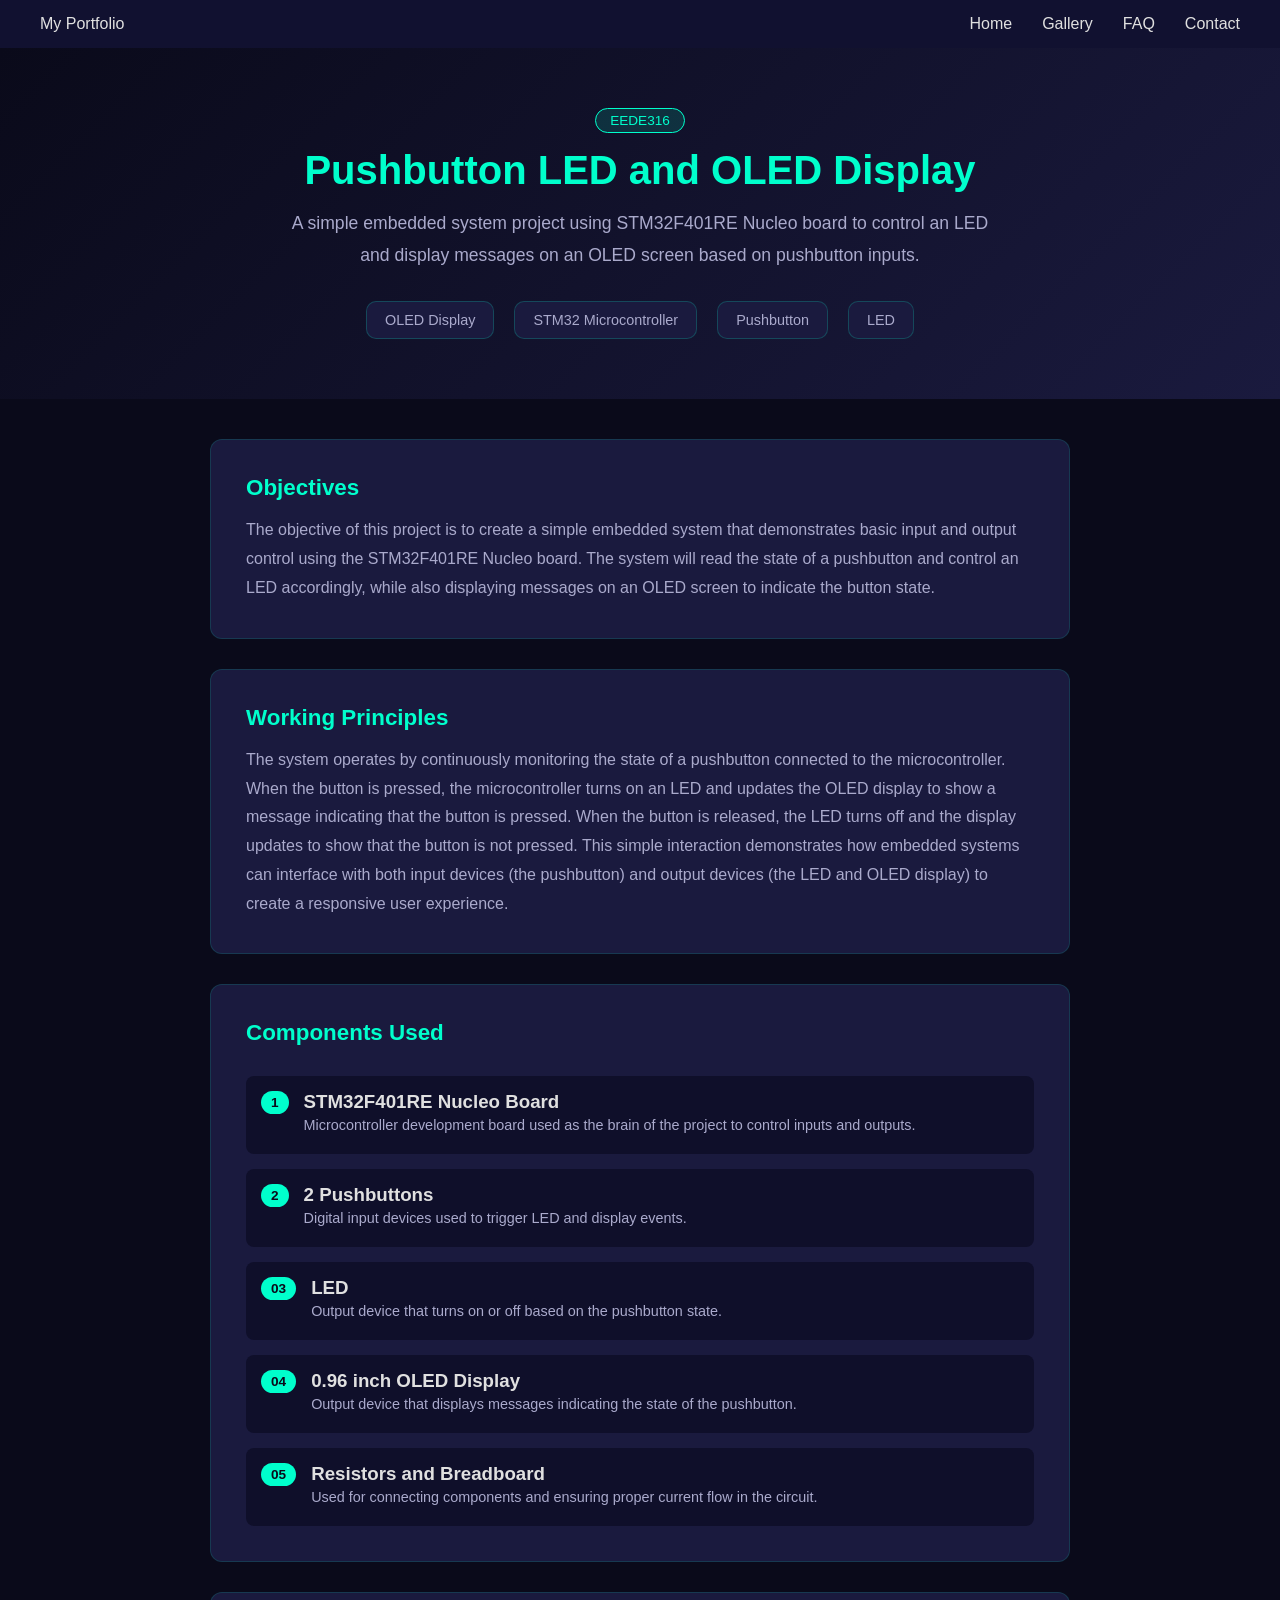
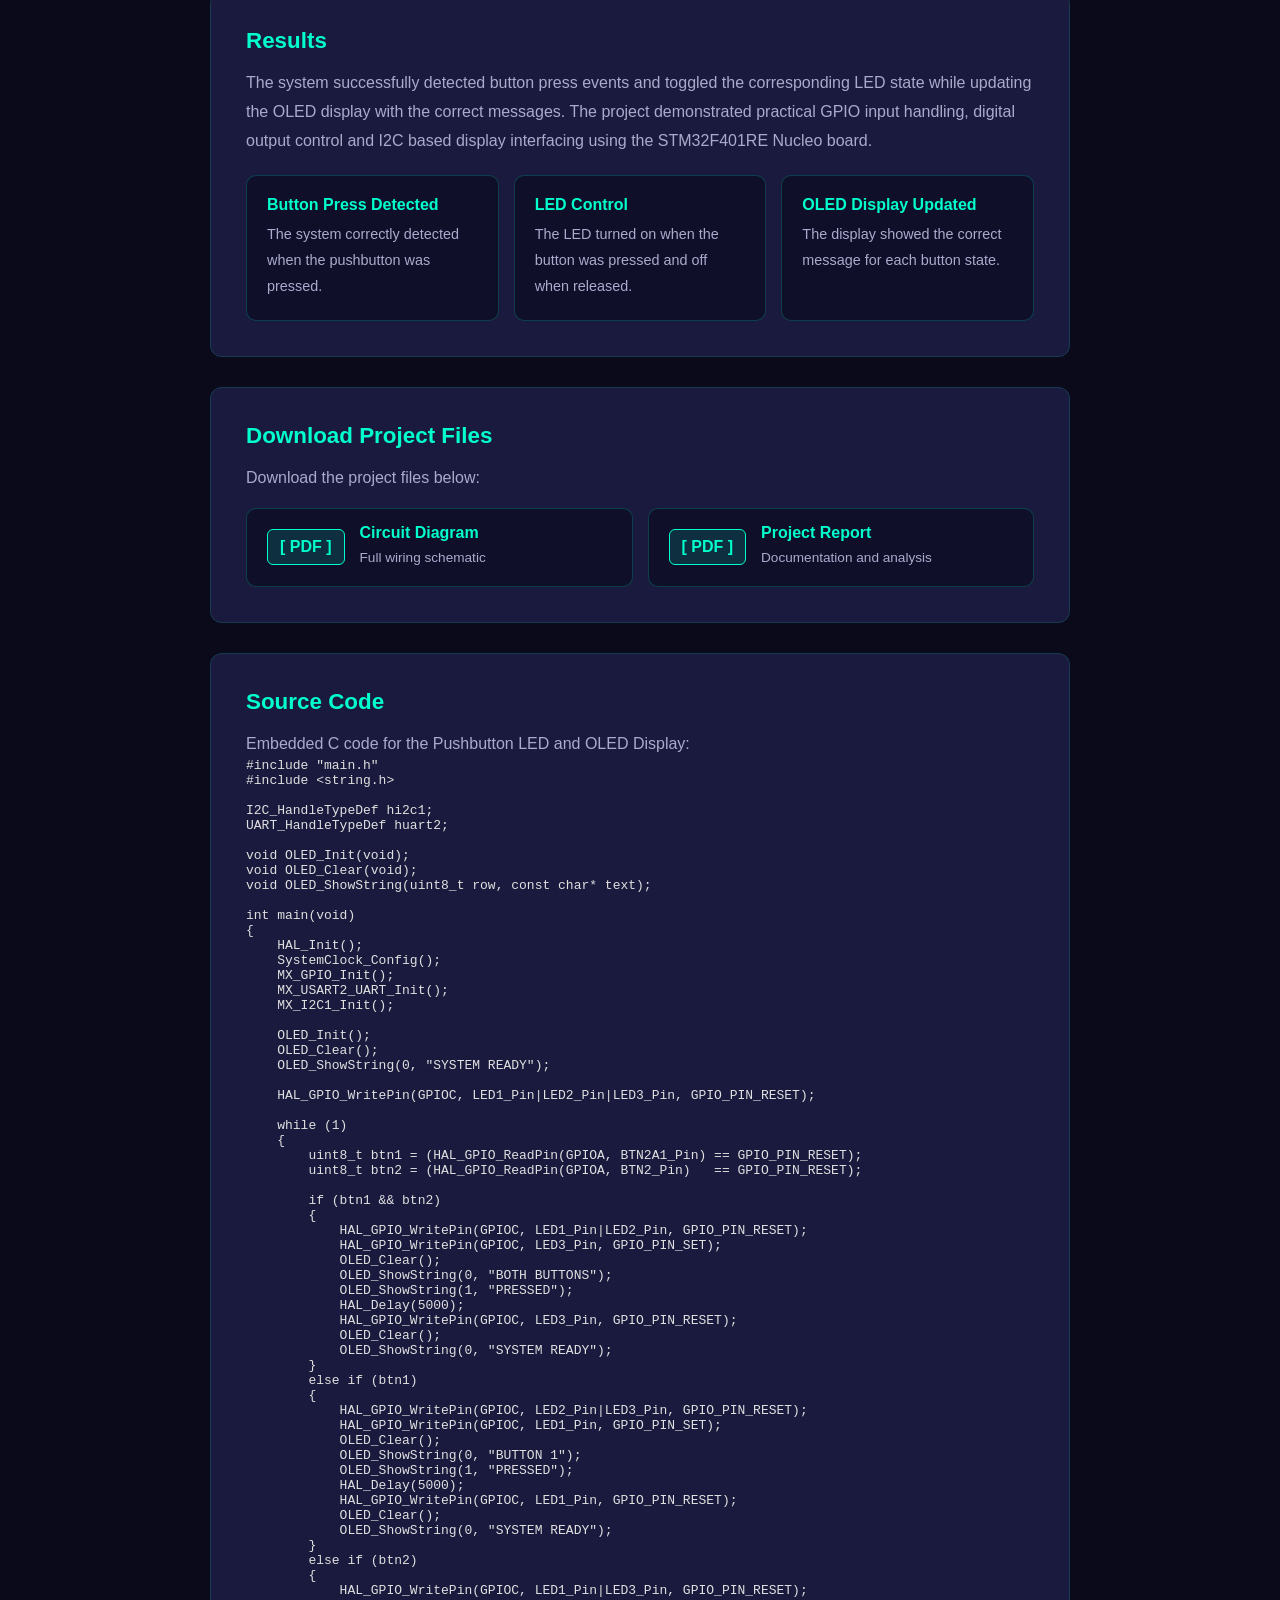
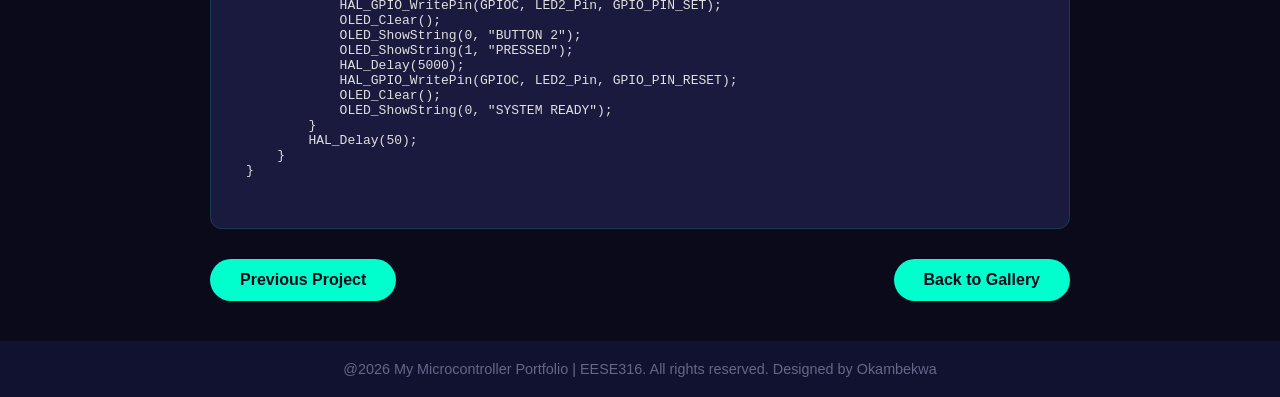
<file: project3.html>
<!DOCTYPE html>
<html lang="en"> 

<head>
   <meta charset="UTF-8">
    <meta name="viewport" content="width=device-width, initial-scale=1.0">
    <title>Pushbutton LED and OLED Display</title>
    <link rel="stylesheet" href="css/styles.css">
</head>

<body>

    <!--NAVIGATION BAR-->
    <nav class="navbar">
        <div class="nav-logo">My Portfolio</div>
        <ul class="nav-links">
            <li><a href="index.html">Home</a></li>
            <li><a href="gallery.html">Gallery</a></li>
            <li><a href="faq.html">FAQ</a></li>
            <li><a href="contact.html">Contact</a></li>
        </ul>
    </nav>

    <!--PROJECT HEADER-->
    <section class="project-header">
        <div class="project-header-content">
            <span class="project-tag">EEDE316</span>
            <h1>Pushbutton LED and OLED Display</h1>
            <p>
                A simple embedded system project using STM32F401RE Nucleo board to control an LED and display 
                messages on an OLED screen based on pushbutton inputs.
            </p>
            <div class="component-icons">
                <div class="comp-icon"><span>OLED Display</span></div>
                <div class="comp-icon"><span>STM32 Microcontroller</span></div>
                <div class="comp-icon"><span>Pushbutton</span></div>
                <div class="comp-icon"><span>LED</span></div>
            </div>
        </div>
    </section>

    <!--MAIN PROJECT CONTENT-->
    <main class="project-content">

        <!--OBJECTIVES-->
        <section class="content-section">
            <h2>Objectives</h2>
            <p>
                The objective of this project is to create a simple embedded system that demonstrates basic input 
                and output control using the STM32F401RE Nucleo board. The system will read the state of a pushbutton 
                and control an LED accordingly, while also displaying messages on an OLED screen to indicate the button state.
            </p>
        </section>

        <!--WORKING PRINCIPLES-->
        <section class="content-section">
            <h2>Working Principles</h2>
            <p>
                The system operates by continuously monitoring the state of a pushbutton connected to the microcontroller. 
                When the button is pressed, the microcontroller turns on an LED and updates the OLED display to show a 
                message indicating that the button is pressed. When the button is released, the LED turns off and the 
                display updates to show that the button is not pressed. This simple interaction demonstrates how embedded 
                systems can interface with both input devices (the pushbutton) and output devices (the LED and OLED display) 
                to create a responsive user experience.
            </p>
        </section>

        <!--COMPONENTS-->
        <section class="content-section">
            <h2>Components Used</h2>
            <div class="components-grid">

                <div class="component-item">
                    <span class="comp-number">1</span>
                    <div>
                        <h3>STM32F401RE Nucleo Board</h3>
                        <p>Microcontroller development board used as the brain of the project to control inputs and outputs.</p>
                    </div>
                </div>

                <div class="component-item">
                    <span class="comp-number">2</span>
                    <div>
                        <h3>2 Pushbuttons</h3>
                        <p>Digital input devices used to trigger LED and display events.</p>
                    </div>
                </div>

                <div class="component-item">
                    <span class="comp-number">03</span>
                    <div>
                        <h3>LED</h3>
                        <p>Output device that turns on or off based on the pushbutton state.</p>
                    </div>
                </div>

                <div class="component-item">
                    <span class="comp-number">04</span>
                    <div>
                        <h3>0.96 inch OLED Display</h3>
                        <p>Output device that displays messages indicating the state of the pushbutton.</p>
                    </div>
                </div>

                <div class="component-item">
                    <span class="comp-number">05</span>
                    <div>
                        <h3>Resistors and Breadboard</h3>
                        <p>Used for connecting components and ensuring proper current flow in the circuit.</p>
                    </div>
                </div>

            </div>
        </section>

        <!--RESULTS-->
        <section class="content-section">
            <h2>Results</h2>
            <p>
                The system successfully detected button press events and toggled the corresponding
                LED state while updating the OLED display with the correct messages. The project 
                demonstrated practical GPIO input handling, digital output control and I2C based display
                interfacing using the STM32F401RE Nucleo board.
            </p>
            <div class="results-grid">
                <div class="result-card">
                    <h3>Button Press Detected</h3>
                    <p>The system correctly detected when the pushbutton was pressed.</p>
                </div>
                <div class="result-card">
                    <h3>LED Control</h3>
                    <p>The LED turned on when the button was pressed and off when released.</p>
                </div>
                <div class="result-card">
                    <h3>OLED Display Updated</h3>
                    <p>The display showed the correct message for each button state.</p>
                </div>
            </div>
        </section>

           <!-- DOWNLOADS -->
<section class="content-section">
    <h2>Download Project Files</h2>
    <p>Download the project files below:</p>
    <div class="downloads-grid">

        <a href="downloads/project3_circuit.pdf" class="download-card" target="_blank">
            <span class="download-icon">[ PDF ]</span>
            <div>
                <h4>Circuit Diagram</h4>
                <p>Full wiring schematic</p>
            </div>
        </a>

        <a href="downloads/project3_report.pdf" class="download-card" target="_blank">
            <span class="download-icon">[ PDF ]</span>
            <div>
                <h4>Project Report</h4>
                <p>Documentation and analysis</p>
            </div>
        </a>

    </div>
</section>

<!-- SOURCE CODE -->
<section class="content-section">
    <h2>Source Code</h2>
    <p>Embedded C code for the Pushbutton LED and OLED Display:</p>
    <div class="code-block">
        <pre>
#include "main.h"
#include &lt;string.h&gt;

I2C_HandleTypeDef hi2c1;
UART_HandleTypeDef huart2;

void OLED_Init(void);
void OLED_Clear(void);
void OLED_ShowString(uint8_t row, const char* text);

int main(void)
{
    HAL_Init();
    SystemClock_Config();
    MX_GPIO_Init();
    MX_USART2_UART_Init();
    MX_I2C1_Init();

    OLED_Init();
    OLED_Clear();
    OLED_ShowString(0, "SYSTEM READY");

    HAL_GPIO_WritePin(GPIOC, LED1_Pin|LED2_Pin|LED3_Pin, GPIO_PIN_RESET);

    while (1)
    {
        uint8_t btn1 = (HAL_GPIO_ReadPin(GPIOA, BTN2A1_Pin) == GPIO_PIN_RESET);
        uint8_t btn2 = (HAL_GPIO_ReadPin(GPIOA, BTN2_Pin)   == GPIO_PIN_RESET);

        if (btn1 && btn2)
        {
            HAL_GPIO_WritePin(GPIOC, LED1_Pin|LED2_Pin, GPIO_PIN_RESET);
            HAL_GPIO_WritePin(GPIOC, LED3_Pin, GPIO_PIN_SET);
            OLED_Clear();
            OLED_ShowString(0, "BOTH BUTTONS");
            OLED_ShowString(1, "PRESSED");
            HAL_Delay(5000);
            HAL_GPIO_WritePin(GPIOC, LED3_Pin, GPIO_PIN_RESET);
            OLED_Clear();
            OLED_ShowString(0, "SYSTEM READY");
        }
        else if (btn1)
        {
            HAL_GPIO_WritePin(GPIOC, LED2_Pin|LED3_Pin, GPIO_PIN_RESET);
            HAL_GPIO_WritePin(GPIOC, LED1_Pin, GPIO_PIN_SET);
            OLED_Clear();
            OLED_ShowString(0, "BUTTON 1");
            OLED_ShowString(1, "PRESSED");
            HAL_Delay(5000);
            HAL_GPIO_WritePin(GPIOC, LED1_Pin, GPIO_PIN_RESET);
            OLED_Clear();
            OLED_ShowString(0, "SYSTEM READY");
        }
        else if (btn2)
        {
            HAL_GPIO_WritePin(GPIOC, LED1_Pin|LED3_Pin, GPIO_PIN_RESET);
            HAL_GPIO_WritePin(GPIOC, LED2_Pin, GPIO_PIN_SET);
            OLED_Clear();
            OLED_ShowString(0, "BUTTON 2");
            OLED_ShowString(1, "PRESSED");
            HAL_Delay(5000);
            HAL_GPIO_WritePin(GPIOC, LED2_Pin, GPIO_PIN_RESET);
            OLED_Clear();
            OLED_ShowString(0, "SYSTEM READY");
        }
        HAL_Delay(50);
    }
}
        </pre>
    </div>
</section>
</div>
            </div>
        </section>

        <!--NAVIGATION BUTTONS-->
        <div class="project-nav">
            <a href="project2.html" class="btn">Previous Project</a>
            <a href="gallery.html" class="btn">Back to Gallery</a>
        </div>

    </main>

    <!--FOOTER-->
    <footer>
        <p>@2026 My Microcontroller Portfolio | EESE316. All rights reserved. Designed by Okambekwa</p>
    </footer>

</body>
</html>
</file>
<file: css/styles.css>
/*  General Reset  */
/* Removes default margins and paddings from all elements */

* {
    margin: 0;
    padding: 0;
    box-sizing: border-box; /* Ensures padding and borders are included in the element's total width and height */

}

/* set default font and background for whole site*/
body{
      font-family: 'Segoe UI', Tahoma, Geneva, Verdana, sans-serif;
      background-color: #0a0a1a; /* Dark background for better contrast with light text */
      color: #e0e0e0; /* Light text color for better readability */

}

/* Navigation Bar */
.navbar{
    display: flex; /*puts items side by side*/
    justify-content: space-between; /*logo left, links right*/
    align-items: center; 
    padding: 15px 40px;
    background-color: #111130;
     position: sticky; 
     top: 0;
     z-index: 100;
}

.navbar .logo{
    font-size: 1.5rem;
    font-weight: bold;
    color: #e0e0e0;
}

/* Removes bullets points from nav list*/
.nav-links{
    list-style: none;
    display: flex;
    gap: 30px;
}

.nav-links a {
  color: #e0e0e0;
  text-decoration: none;          /* removes underline */
  font-size: 1rem;
  transition: color 0.3s;         /* smooth colour change on hover */
}

/*Change color when you hover over a nav link */
.nav-links a:hover{
    color:#00ffcc;

}

/* Hero section*/
.hero {
    min-height: 90vh;
    display: flex;
    flex-direction: column;
    align-items: center;
    text-align: center;
    padding: 0 20px; 
    background: linear-gradient(135deg, #0a0a1a, #1a1a3e);
}
.hero h1{
    font-size:3rem;
    color:#00ffcc;
    margin-bottom: 20px;
}
.hero p{
    font-size:1.2rem;
    color:#aaaacc;
    max-width:700px;
    margin-bottom: 30px;
    white-space: nowrap; /* prevents text from breaking into multiple lines */
}

/* Button Style */
.btn{
    display: inline-block;
    padding: 12px 30px;
    background-color: #00ffcc;
    color: #0a0a1a;
    text-decoration: none;
    color: #0a0a1a;
    text-decoration: none;
    border-radius: 25px;
    font-weight: bold;
    transition: transform 0.3s, background-color 0.3s;
}
 /*Button grows slightly when hovered*/
 .btn:hover {
    transform: scale(1.05);
    background-color: #00ddaa;

 }

 /* Base LED circle shape */
 .led {
  width: 20px;
  height: 20px;
  border-radius: 50%;             
  animation: blink 1.5s infinite;
}
.led-container {
  display: flex;
  gap: 20px;
  margin-top: 40px;
}

.led.red { background-color: #ff4444; animation-delay: 0s;}
.led.green { background-color: #44ff44; animation-delay: 0.5s;}
.led.blue { background-color: #4444ff; animation-delay: 1s;}

/* Blinking animation */
@keyframes blink {
  0%, 100% { opacity: 1; }
  50% { opacity: 0.1; }
}

/* Title animation */
.animate-title {
    animation: slideDown 1s ease-out;
}

.animate-subtitle {
    animation: slideDown 1s ease-out 0.3s both; /*0.3s delay*/

}

@keyframes slideDown {
    from {
        opacity: 0;
        transform: translateY(-30px);
    }
    to {
        opacity: 1;
        transform: translateY(0);
    }
}

/*ABOUT SECTION*/
.about {
    padding:60px 40px;
    text-align: center;
    background-color: #0f0f2a;
}

.about h2{ 
   font-size: 2rem;
   color: #00ffcc;
   margin-bottom: 20px;
}
.about p{
    max-width: 700px;
    margin: 0 auto 40px;
    line-height: 1.8;
    color: #aaaacc;
}

/*Three cards side by side */
.skills-grid {
    display: flex;
    gap: 30px;
    justify-content: center;
    flex-wrap: wrap; /* allows wrapping on smaller screens */
}

.skill-card {
    background-color: #1a1a3e;
    padding: 30px 20px;
    border-radius: 10px;
    border: 1px solid #00ffcc33; /* subtle border with transparency */;
    width: 200px;
    transition: transform 0.3s;
}

.skill-card:hover {
    transform: translateY(-5px);  
}

.skill-card h3 {
    margin: 10px 0;
    color: #00ffcc;
}

/*  Footer */
footer {
    text-align: center;
    padding: 20px;
    background-color: #111130;
    color: #666688;
    font-size: 0.9rem;
}

/* Page Header*/
.page-header {
    text-align: center;
    padding:50px 20px 30px;
    background: linear-gradient(135deg, #0a0a1a, #1a1a3e);
}

.page-header h1 {
    font-size: 2.5rem;
    color: #00ffcc;
    margin-bottom: 10px;

}

.page-header p {
    color: #aaaacc;
    font-size: 1.1rem;
}

/* Gallery Grid */
.gallery {
    display: flex;
    flex-wrap: wrap;
    justify-content: center;
    gap: 30px;
    padding: 50px 40px;
    background-color: #0a0a1a ;
}

 /* Project Card */
.project-card {
    background-color: #1a1a3e;
    border: 1px solid #00ffcc33;
    border-radius: 12px;
    overflow: hidden;
    width: 320px;
    transition: transform 0.3s; 
}

/*Card floats up when hovered */
.project-card:hover {
    transform: translateY(-8px);
}

/*Icon area at top of the card */
.card-image {
    background: linear-gradient(135deg, #0a0a1a, #1a1a3e);
    text-align: center;
    padding: 30px;
    font-size: 3rem;
}

/*Text area of card */
.card-body {
    padding: 20px;
}

.card-body h3 {
    margin-bottom: 10px;
    color: #00ffcc;
    font-size: 1.1rem;
}   

.card-body p {
    color: #aaaacc;
    font-size: 0.95rem;
    line-height: 1.6;
    margin-bottom: 15px;

}

/*Label above progresss bar */
.progress-label {
    display: flex;
    justify-content: space-between;
    font-size: 0.85rem;
    color: #aaaacc;
    margin-bottom: 6px;
}

/* Grey background track of progress bar */
.progress-bar {
    height: 10px;
    background-color: #0a0a1a;
    border-radius: 10px;
    margin-bottom: 20px;
    overflow: hidden;
}

/* The colored fill that animates to show progress */
.progress-fill {
    height: 100%;
    background-color: #00ffcc;
    width: 0;
    border-radius: 10px;
    animation: fillProgress 2s ease-out forwards;
}

/* The animation that fills the progress bar */
@keyframes fillProgress {
  from { width: 0; }
  to { width: var(--target-width); }

}

/*Make the btn smaller inside cards*/
.project-card .btn {
    font-size: 0.9rem;
    padding: 8px 20px;
}
/* PROJECT HEADER  */
.project-header {
  background: linear-gradient(135deg, #0a0a1a, #1a1a3e);
  padding: 60px 40px;
  text-align: center;
}

.project-tag {
  background-color: #00ffcc22;
  color: #00ffcc;
  border: 1px solid #00ffcc;
  padding: 4px 14px;
  border-radius: 20px;
  font-size: 0.85rem;
  display: inline-block;
  margin-bottom: 15px;
}

.project-header h1 {
  font-size: 2.5rem;
  color: #00ffcc;
  margin-bottom: 15px;
}

.project-header p {
  color: #aaaacc;
  max-width: 700px;
  margin: 0 auto 30px;
  line-height: 1.8;
  font-size: 1.1rem;
}

/* Animated component icons row */
.component-icons {
  display: flex;
  justify-content: center;
  gap: 20px;
  flex-wrap: wrap;
  margin-top: 20px;
}

.comp-icon {
  background-color: #1a1a3e;
  border: 1px solid #00ffcc33;
  border-radius: 10px;
  padding: 10px 18px;
  font-size: 0.9rem;
  color: #aaaacc;
  animation: pulse 2s infinite;  /* gentle pulsing animation */
}

/* Each icon pulses at a slightly different time */
.comp-icon:nth-child(2) { animation-delay: 0.5s; }
.comp-icon:nth-child(3) { animation-delay: 1s; }
.comp-icon:nth-child(4) { animation-delay: 1.5s; }

@keyframes pulse {
  0%, 100% { border-color: #00ffcc33; }
  50%       { border-color: #00ffcc; }
}

/*PROJECT CONTENT AREA */
.project-content {
  max-width: 900px;
  margin: 0 auto;
  padding: 40px 20px;
}

/* Each section block */
.content-section {
    background-color: #1a1a3e;
    border: 1px solid #00ffcc22;
    border-radius: 12px;
    padding: 35px;                       
    margin-bottom: 30px;
    display: flex;
    flex-direction: column;
}

.content-section h2 {
  color: #00ffcc;
  font-size: 1.4rem;
  margin-bottom: 15px;
}

.content-section p {
  color: #aaaacc;
  line-height: 1.8;
}

/*  COMPONENTS LIST */
.components-grid {
  display: flex;
  flex-direction: column;
  gap: 15px;
  margin-top: 15px;
}

.component-item {
  display: flex;
  align-items: flex-start;
  gap: 15px;
  background-color: #0f0f2a;
  padding: 15px;
  border-radius: 8px;
}

.comp-number {
  background-color: #00ffcc;
  color: #0a0a1a;
  font-weight: bold;
  font-size: 0.85rem;
  padding: 4px 10px;
  border-radius: 20px;
  white-space: nowrap;
}

.component-item h4 {
  color: #e0e0e0;
  margin-bottom: 4px;
}

.component-item p {
  color: #aaaacc;
  font-size: 0.9rem;
}

/*  RESULTS GRID  */
.results-grid {
  display: flex;
  gap: 15px;
  flex-wrap: wrap;
  margin-top: 20px;
}

.result-card {
  background-color: #0f0f2a;
  border: 1px solid #00ffcc33;
  border-radius: 10px;
  padding: 20px;
  flex: 1;
  min-width: 200px;
}

.result-card h3 {
  color: #00ffcc;
  margin-bottom: 8px;
  font-size: 1rem;
}

.result-card p {
  color: #aaaacc;
  font-size: 0.9rem;
}

/* DOWNLOADS */
.downloads-grid {
  display: flex;
  gap: 15px;
  flex-wrap: wrap;
  margin-top: 15px;
}

.download-card {
  display: flex;
  align-items: center;
  gap: 15px;
  background-color: #0f0f2a;
  border: 1px solid #00ffcc33;
  border-radius: 10px;
  padding: 15px 20px;
  text-decoration: none;
  flex: 1;
  min-width: 200px;
  transition: border-color 0.3s, transform 0.3s;
}

.download-card:hover {
  border-color: #00ffcc;
  transform: translateY(-3px);
}

.download-icon {
    font-size: 1rem;
    background-color: #00ffcc22;
    border: 1px solid #00ffcc;
    color: #00ffcc;
    padding: 8px 12px;
    border-radius: 6px;
    white-space: nowrap;
    font-weight: bold;
    min-width: 60px;
    text-align: center;
}

.download-card h4 {
  color: #00ffcc;
  margin-bottom: 4px;
}

.download-card p {
  color: #aaaacc;
  font-size: 0.85rem;
}

/*  PROJECT NAVIGATION BUTTONS */
.project-nav {
  display: flex;
  justify-content: space-between;
  margin-top: 20px;
}

/* FAQ SECTION */
.faq {
  padding: 50px 20px;
  margin: 0 auto;
  max-width: 800px;
}

/* Each question/answer block */
.faq-item {
  background-color: #1a1a3e;
  border: 1px solid #00ffcc22;
  border-radius: 10px;
  margin-bottom: 15px;
  overflow: hidden;

}

/* The clickable question button */
.faq-question {
  width: 100%;
  background: none;
  border: none;
  color: #e0e0e0;
  text-align: left;
  font-size: 1rem;
  font-family: 'Segoe UI' Tahoma, Geneva, Verdana, sans-serif;
  padding: 20px 25px;
  cursor: pointer;
  display: flex;
  justify-content: space-between;
  align-items: center;
  transition: background-color 0.3s;
}

/*The + or - icon on the right  */
.faq-icon {
  font-size: 1.5rem;
  color: #00ffcc;
  font-weight: bold;

}

/* Answer is hidden by default */
.faq-answer p{
  color: #aaaacc;
  padding: 0 25px 20px;
  line-height: 1.8;
  padding-bottom: 10px;
}

/*When open class is added by JavaScript */
.faq-answer {
    max-height: 0;
    overflow: hidden;
    transition: max-height 0.4s ease, padding 0.4s ease;
    padding: 0 25px;
}

.faq-answer.open {
    max-height: 300px;
    padding: 15px 25px;
}

/* CONTACT SECTION */
.contact-section {
    padding: 50px 20px;
    background-color: #0a0a1a;
    display: flex;
    justify-content: center;
    align-items: center;
    min-height: 70vh;
}
.contact-form-wrapper {
  background-color: #1a1a3e;
  border: 1px solid #00ffcc22;
  border-radius: 12px;
  padding: 40px;
  max-width: 650px;
  width: 100%;
}

/*Each input group */
.form-group {
  margin-bottom: 20px;
  display: flex;
  flex-direction: column;
}

.form-group label {
  color:#00ffcc;
  font-size: 0.95rem;
  margin-bottom: 8px;
}

/*styling for all input fields */
.form-group input,
.form-group select,
.form-group textarea {
  padding: 10px 15px;
  border: 1px solid #00ffcc33;
  border-radius: 8px;
  background-color: #0f0f2a;
  color: #e0e0e0;
  font-size: 0.95rem;
  font-family: 'Segoe UI', Tahoma, Geneva, Verdana, sans-serif;
  transition: border-color 0.3s;
  outline: none;
}

/* Border glows teal when focused */
.form-group input:focus,
.form-group select:focus,
.form-group textarea:focus {
  border-color: #00ffcc;
}

.form-group textarea {
  resize: vertical; /* allows user to resize vertically but not horizontally */
}

/*Error message hidden by default */
.error-message {
  color: #ff4444;
  font-size: 0.85rem;
  margin-top: 5px;
  display: none;
}

/* shows when JavaScript adds the show class */
.error-message.show {
  display: block;
}

/* Submit button full width */
.contact-btn {
  width: 100%;
  padding: 14px;
  font-size: 1rem;
  border: none;
  cursor: pointer;

}

/* Success message hidden by default */
.success-message {

  display: none;
  margin-top: 20px;
  background-color: #00ffcc22;
  border: 1px solid #00ffcc;
  border-radius: 8px;  
  padding: 15px;
  text-align: center;
}
.success-message p {
  color: #00ffcc;
}

/* shows when JavaScript adds the show class */
.success-message.show {
  display: block;
}

/* RESPONSIVE DESIGN */
@media (max-width: 768px) {
  /* Stack nav links vertically on small screens */
    .navbar {
        flex-direction: column;
        gap: 15px;
        padding: 15px 20px;
        text-align: center;
    }
    .nav-links {
        flex-wrap: wrap;
        gap: 15px;
        justify-content: center;
    }
    .hero h1 {
        font-size: 2.2rem;
    }
     /* allow text wrapping */
    .hero p {
        white-space:normal;
        font-size: 1rem;
    }

    /*stack skill card vertically*/
    .skills-grid {
        flex-direction: column;
        align-items: center;
    }
   /* Make project cards full width on small screens */
    .project-card {
        width: 100%;
    }

    /*stack  project header*/
    .component-icons {
        flex-direction: column;
        align-items: center;
    }

     /*Make result cards full width on small screens */
    .result-card {
        width: 100%;
    } 

    /* Make download cards full width on small screens */
    .download-card {
        width: 100%;
    }

    /*Stack project navigation buttons*/
    .project-nav {
        flex-direction: column;
        gap: 15px;
        align-items: center;
    }

    /*Make contact form full width*/
    .contact-form-wrapper {
        padding: 25px 15px;
    }

    /*shrink page header*/
    .page-header {
      font-size: 1.8rem;;
    }

    .project-header h1 {
      font-size: 1.8rem;
    }

}
</file>
